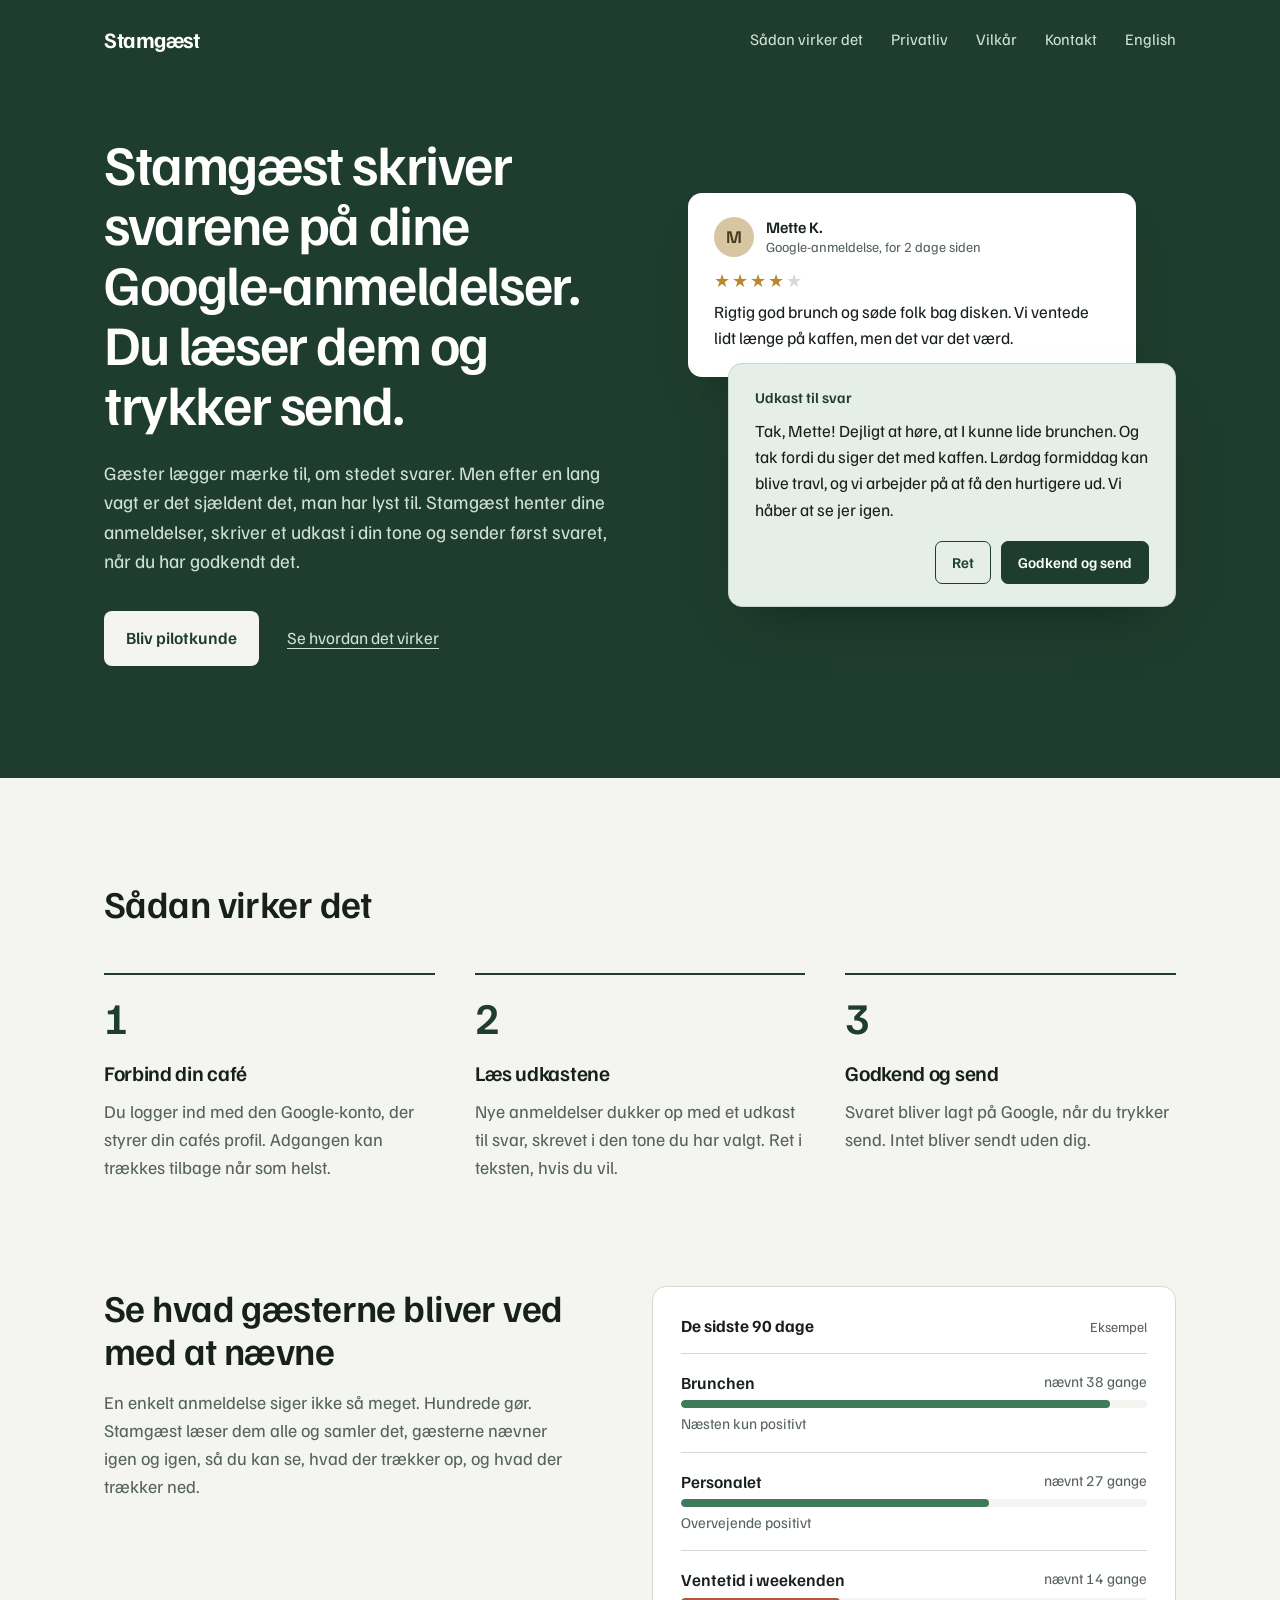
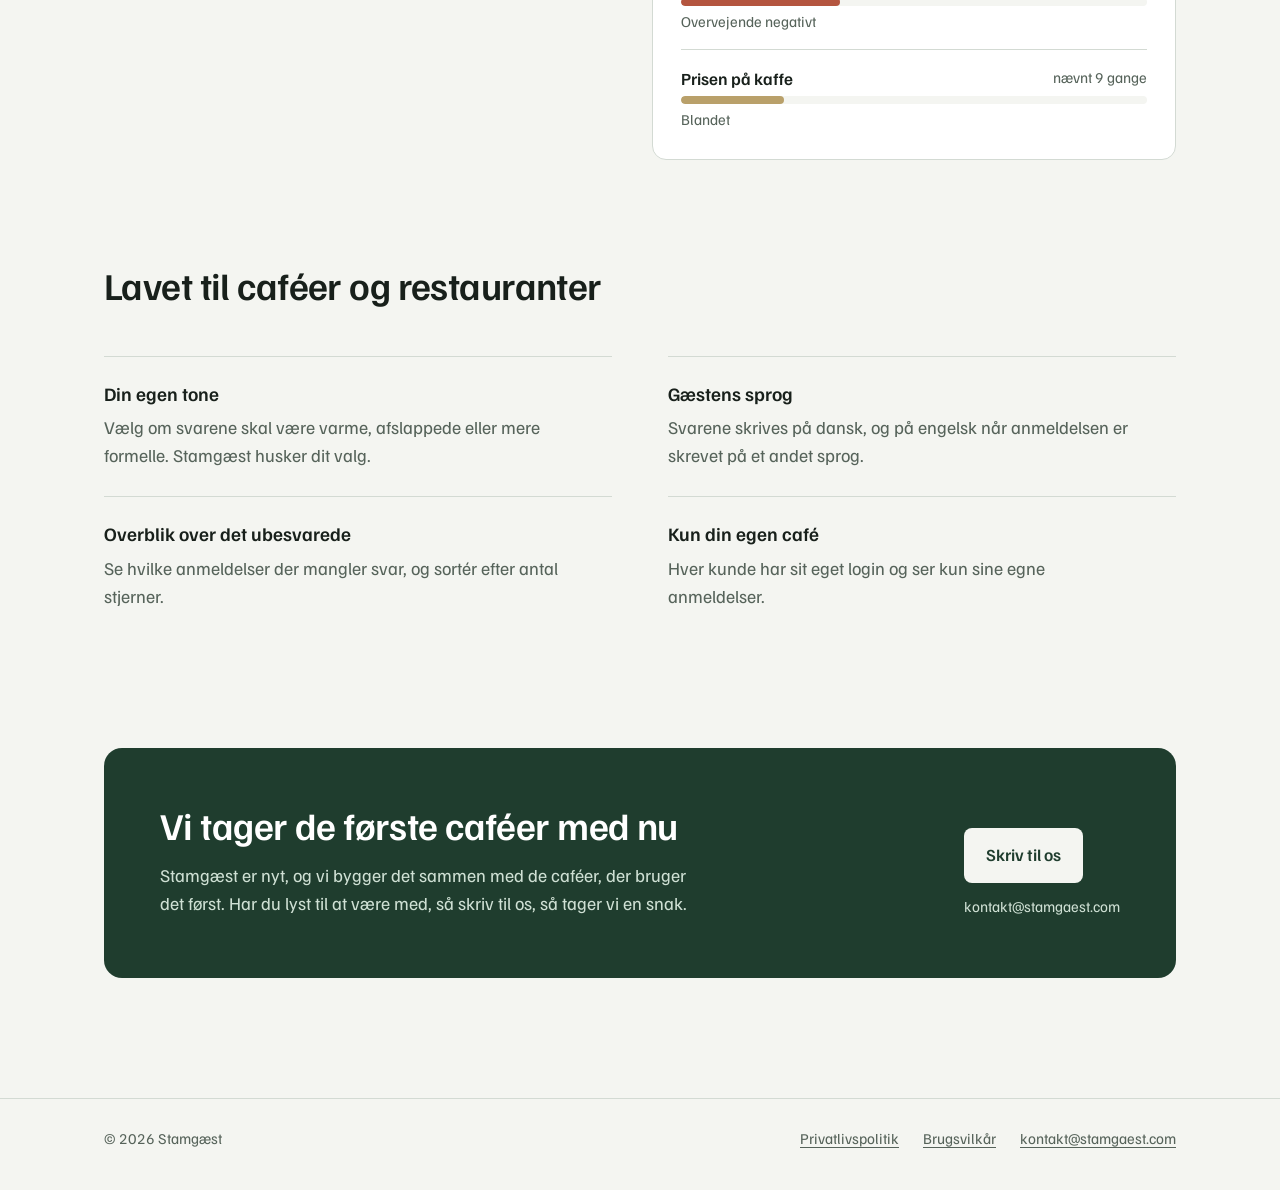
<file: stamgaest-website/index.html>
<!DOCTYPE html>
<html lang="da">
<head>
<meta charset="UTF-8">
<meta name="viewport" content="width=device-width, initial-scale=1">
<title>Stamgæst – svar på Google-anmeldelser for caféer og restauranter</title>
<meta name="description" content="Stamgæst skriver udkast til svar på din cafés Google-anmeldelser. Du retter dem til og godkender, før noget bliver sendt.">
<link rel="alternate" hreflang="da" href="https://stamgaest.com/">
<link rel="alternate" hreflang="en" href="https://stamgaest.com/en/">
<link rel="icon" href="favicon.svg" type="image/svg+xml">
<link rel="preload" href="fonts/familjen-grotesk-latin-600-normal.woff2" as="font" type="font/woff2" crossorigin>
<link rel="stylesheet" href="style.css">
</head>
<body>

<header class="top">
  <div class="wrap">
    <a class="brand" href="/">Stamgæst</a>
    <nav aria-label="Hovedmenu">
      <a class="skjul-mobil" href="#sadan-virker-det">Sådan virker det</a>
      <a href="privatliv">Privatliv</a>
      <a class="skjul-mobil" href="vilkaar">Vilkår</a>
      <a href="mailto:kontakt@stamgaest.com">Kontakt</a>
      <a href="en/" hreflang="en" lang="en">English</a>
    </nav>
  </div>
</header>

<main>

  <section class="hero">
    <div class="wrap">
      <div>
        <h1>Stamgæst skriver svarene på dine Google-anmeldelser. Du læser dem og trykker send.</h1>
        <p class="lead">
          Gæster lægger mærke til, om stedet svarer. Men efter en lang vagt er det sjældent det, man har lyst til.
          Stamgæst henter dine anmeldelser, skriver et udkast i din tone og sender først svaret, når du har godkendt det.
        </p>
        <div class="handling">
          <a class="knap" href="mailto:kontakt@stamgaest.com?subject=Pilotforl%C3%B8b%20hos%20Stamg%C3%A6st">Bliv pilotkunde</a>
          <a class="sekundaer" href="#sadan-virker-det">Se hvordan det virker</a>
        </div>
      </div>

      <div class="demo" aria-label="Eksempel på en anmeldelse og et udkast til svar">
        <article class="anmeldelse">
          <div class="anmelder">
            <div class="avatar" aria-hidden="true">M</div>
            <div>
              <div class="navn">Mette K.</div>
              <div class="meta">Google-anmeldelse, for 2 dage siden</div>
            </div>
          </div>
          <div class="stjerner" role="img" aria-label="4 ud af 5 stjerner">★★★★<span class="tom">★</span></div>
          <blockquote>
            Rigtig god brunch og søde folk bag disken. Vi ventede lidt længe på kaffen, men det var det værd.
          </blockquote>
        </article>

        <div class="udkast">
          <div class="udkast-titel">Udkast til svar</div>
          <p class="svar">
            Tak, Mette! Dejligt at høre, at I kunne lide brunchen. Og tak fordi du siger det med kaffen.
            Lørdag formiddag kan blive travl, og vi arbejder på at få den hurtigere ud. Vi håber at se jer igen.
          </p>
          <div class="udkast-knapper" aria-hidden="true">
            <span class="lille-knap">Ret</span>
            <span class="lille-knap fyldt">Godkend og send</span>
          </div>
        </div>
      </div>
    </div>
  </section>

  <section class="sektion" id="sadan-virker-det">
    <div class="wrap">
      <h2>Sådan virker det</h2>
      <ol class="trin">
        <li>
          <h3>Forbind din café</h3>
          <p>Du logger ind med den Google-konto, der styrer din cafés profil. Adgangen kan trækkes tilbage når som helst.</p>
        </li>
        <li>
          <h3>Læs udkastene</h3>
          <p>Nye anmeldelser dukker op med et udkast til svar, skrevet i den tone du har valgt. Ret i teksten, hvis du vil.</p>
        </li>
        <li>
          <h3>Godkend og send</h3>
          <p>Svaret bliver lagt på Google, når du trykker send. Intet bliver sendt uden dig.</p>
        </li>
      </ol>
    </div>
  </section>

  <section class="sektion">
    <div class="wrap overblik">
      <div>
        <h2>Se hvad gæsterne bliver ved med at nævne</h2>
        <p class="intro">
          En enkelt anmeldelse siger ikke så meget. Hundrede gør. Stamgæst læser dem alle og samler det,
          gæsterne nævner igen og igen, så du kan se, hvad der trækker op, og hvad der trækker ned.
        </p>
      </div>

      <div class="panel" aria-label="Eksempel på overblik over anmeldelser">
        <div class="panel-hoved">
          <strong>De sidste 90 dage</strong>
          <span>Eksempel</span>
        </div>
        <ul class="emner">
          <li>
            <span class="emne">Brunchen</span><span class="antal">nævnt 38 gange</span>
            <div class="bar"><span class="plus" style="width: 92%"></span></div>
            <span class="stemning">Næsten kun positivt</span>
          </li>
          <li>
            <span class="emne">Personalet</span><span class="antal">nævnt 27 gange</span>
            <div class="bar"><span class="plus" style="width: 66%"></span></div>
            <span class="stemning">Overvejende positivt</span>
          </li>
          <li>
            <span class="emne">Ventetid i weekenden</span><span class="antal">nævnt 14 gange</span>
            <div class="bar"><span class="minus" style="width: 34%"></span></div>
            <span class="stemning">Overvejende negativt</span>
          </li>
          <li>
            <span class="emne">Prisen på kaffe</span><span class="antal">nævnt 9 gange</span>
            <div class="bar"><span class="blandet" style="width: 22%"></span></div>
            <span class="stemning">Blandet</span>
          </li>
        </ul>
      </div>
    </div>
  </section>

  <section class="sektion">
    <div class="wrap">
      <h2>Lavet til caféer og restauranter</h2>
      <dl class="detaljer">
        <div>
          <dt>Din egen tone</dt>
          <dd>Vælg om svarene skal være varme, afslappede eller mere formelle. Stamgæst husker dit valg.</dd>
        </div>
        <div>
          <dt>Gæstens sprog</dt>
          <dd>Svarene skrives på dansk, og på engelsk når anmeldelsen er skrevet på et andet sprog.</dd>
        </div>
        <div>
          <dt>Overblik over det ubesvarede</dt>
          <dd>Se hvilke anmeldelser der mangler svar, og sortér efter antal stjerner.</dd>
        </div>
        <div>
          <dt>Kun din egen café</dt>
          <dd>Hver kunde har sit eget login og ser kun sine egne anmeldelser.</dd>
        </div>
      </dl>
    </div>
  </section>

  <section class="pilot">
    <div class="wrap">
      <div class="pilot-boks">
        <div>
          <h2>Vi tager de første caféer med nu</h2>
          <p>
            Stamgæst er nyt, og vi bygger det sammen med de caféer, der bruger det først.
            Har du lyst til at være med, så skriv til os, så tager vi en snak.
          </p>
        </div>
        <div>
          <a class="knap" href="mailto:kontakt@stamgaest.com?subject=Pilotforl%C3%B8b%20hos%20Stamg%C3%A6st">Skriv til os</a>
          <span class="mail">kontakt@stamgaest.com</span>
        </div>
      </div>
    </div>
  </section>

</main>

<footer>
  <div class="wrap">
    <span>© 2026 Stamgæst</span>
    <nav aria-label="Sidefod">
      <a href="privatliv">Privatlivspolitik</a>
      <a href="vilkaar">Brugsvilkår</a>
      <a href="mailto:kontakt@stamgaest.com">kontakt@stamgaest.com</a>
    </nav>
  </div>
</footer>

</body>
</html>
</file>
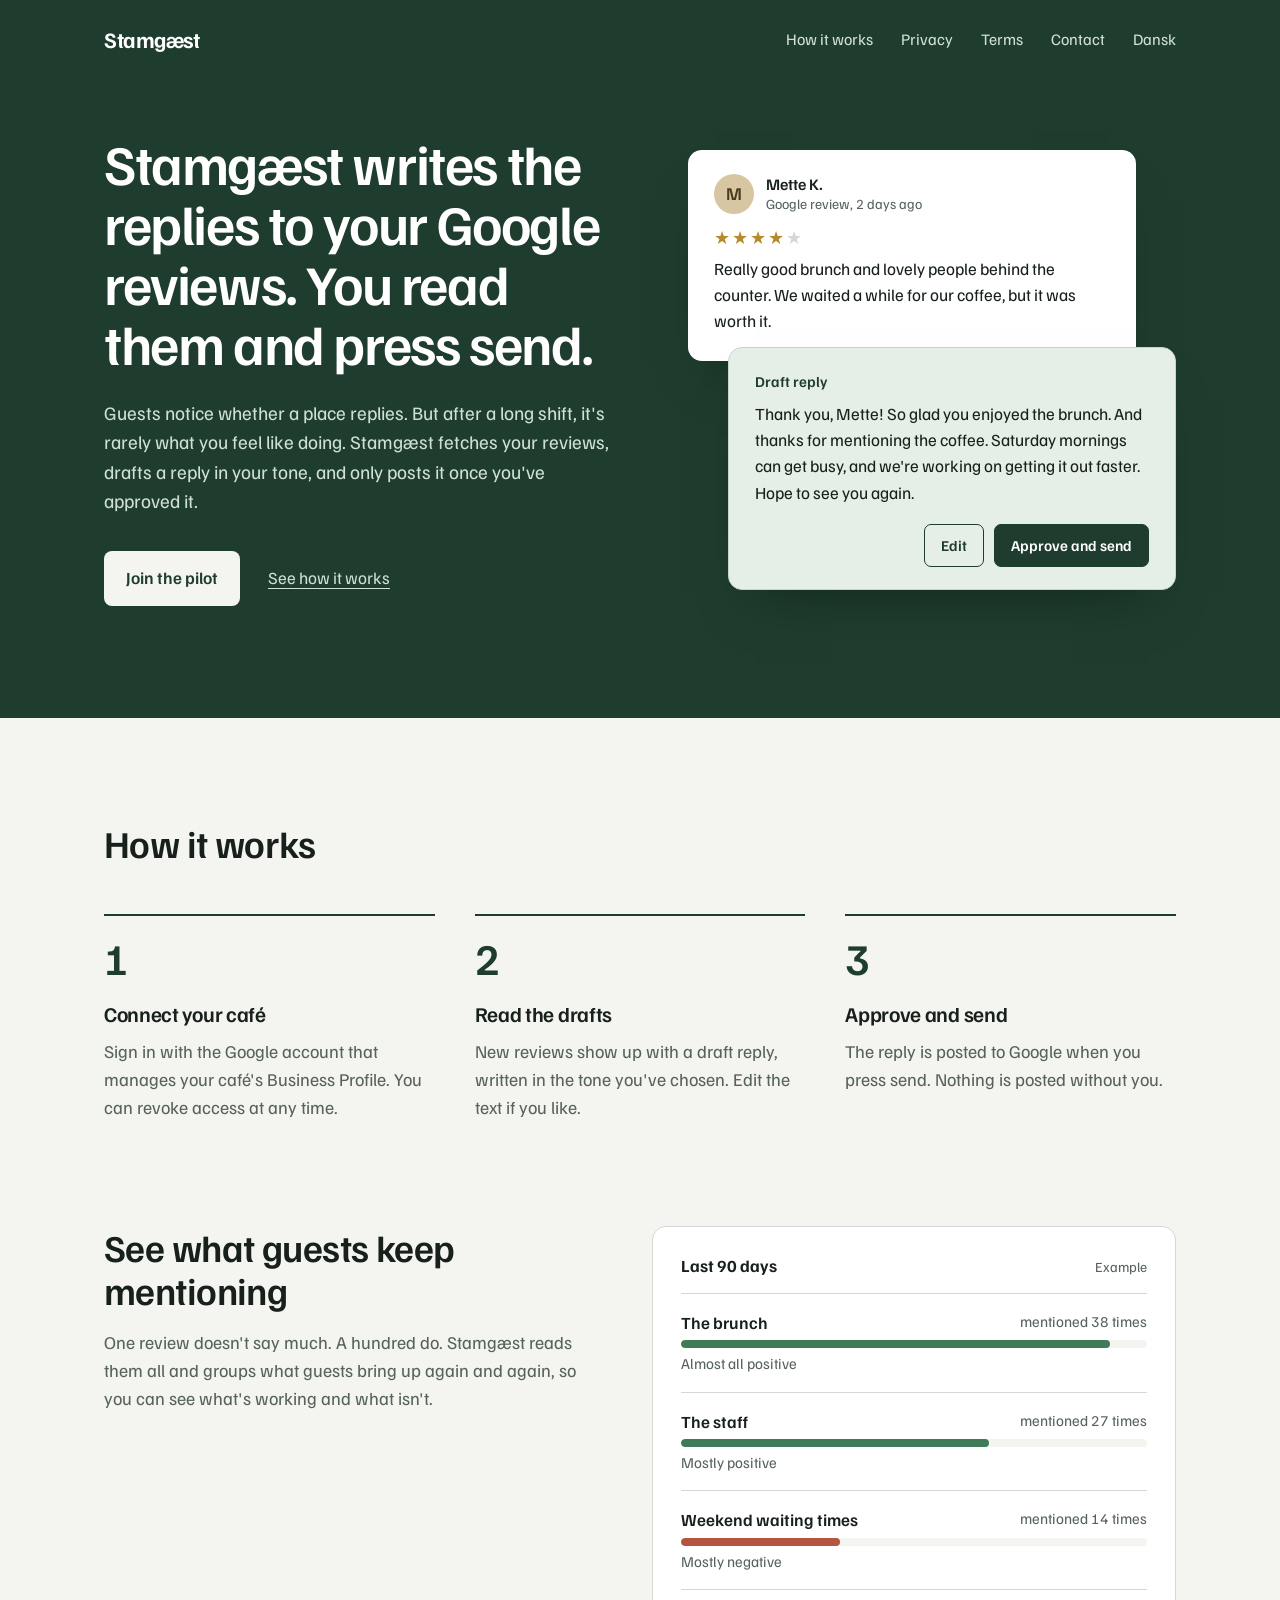
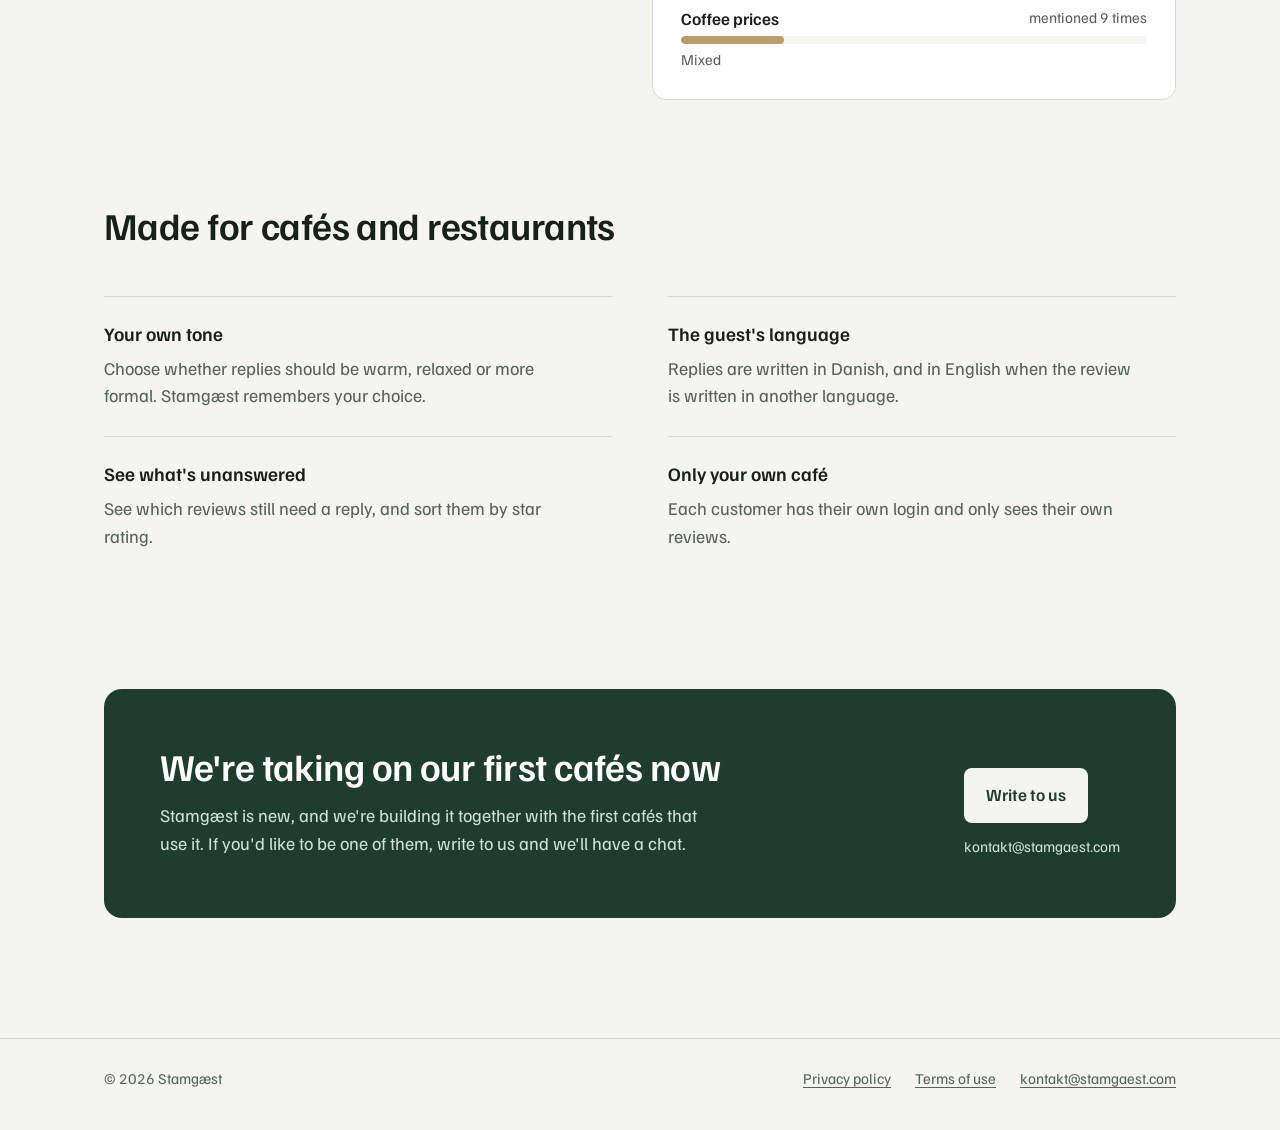
<file: stamgaest-website/en/index.html>
<!DOCTYPE html>
<html lang="en">
<head>
<meta charset="UTF-8">
<meta name="viewport" content="width=device-width, initial-scale=1">
<title>Stamgæst – replies to Google reviews for cafés and restaurants</title>
<meta name="description" content="Stamgæst drafts replies to your café's Google reviews. You edit and approve them before anything is posted.">
<link rel="alternate" hreflang="da" href="https://stamgaest.com/">
<link rel="alternate" hreflang="en" href="https://stamgaest.com/en/">
<link rel="icon" href="../favicon.svg" type="image/svg+xml">
<link rel="preload" href="../fonts/familjen-grotesk-latin-600-normal.woff2" as="font" type="font/woff2" crossorigin>
<link rel="stylesheet" href="../style.css">
</head>
<body>

<header class="top">
  <div class="wrap">
    <a class="brand" href="./">Stamgæst</a>
    <nav aria-label="Main menu">
      <a class="skjul-mobil" href="#how-it-works">How it works</a>
      <a href="privacy">Privacy</a>
      <a class="skjul-mobil" href="terms">Terms</a>
      <a href="mailto:kontakt@stamgaest.com">Contact</a>
      <a href="../" hreflang="da" lang="da">Dansk</a>
    </nav>
  </div>
</header>

<main>

  <section class="hero">
    <div class="wrap">
      <div>
        <h1>Stamgæst writes the replies to your Google reviews. You read them and press send.</h1>
        <p class="lead">
          Guests notice whether a place replies. But after a long shift, it's rarely what you feel like doing.
          Stamgæst fetches your reviews, drafts a reply in your tone, and only posts it once you've approved it.
        </p>
        <div class="handling">
          <a class="knap" href="mailto:kontakt@stamgaest.com?subject=Stamg%C3%A6st%20pilot">Join the pilot</a>
          <a class="sekundaer" href="#how-it-works">See how it works</a>
        </div>
      </div>

      <div class="demo" aria-label="Example of a review and a draft reply">
        <article class="anmeldelse">
          <div class="anmelder">
            <div class="avatar" aria-hidden="true">M</div>
            <div>
              <div class="navn">Mette K.</div>
              <div class="meta">Google review, 2 days ago</div>
            </div>
          </div>
          <div class="stjerner" role="img" aria-label="4 out of 5 stars">★★★★<span class="tom">★</span></div>
          <blockquote>
            Really good brunch and lovely people behind the counter. We waited a while for our coffee, but it was worth it.
          </blockquote>
        </article>

        <div class="udkast">
          <div class="udkast-titel">Draft reply</div>
          <p class="svar">
            Thank you, Mette! So glad you enjoyed the brunch. And thanks for mentioning the coffee.
            Saturday mornings can get busy, and we're working on getting it out faster. Hope to see you again.
          </p>
          <div class="udkast-knapper" aria-hidden="true">
            <span class="lille-knap">Edit</span>
            <span class="lille-knap fyldt">Approve and send</span>
          </div>
        </div>
      </div>
    </div>
  </section>

  <section class="sektion" id="how-it-works">
    <div class="wrap">
      <h2>How it works</h2>
      <ol class="trin">
        <li>
          <h3>Connect your café</h3>
          <p>Sign in with the Google account that manages your café's Business Profile. You can revoke access at any time.</p>
        </li>
        <li>
          <h3>Read the drafts</h3>
          <p>New reviews show up with a draft reply, written in the tone you've chosen. Edit the text if you like.</p>
        </li>
        <li>
          <h3>Approve and send</h3>
          <p>The reply is posted to Google when you press send. Nothing is posted without you.</p>
        </li>
      </ol>
    </div>
  </section>

  <section class="sektion">
    <div class="wrap overblik">
      <div>
        <h2>See what guests keep mentioning</h2>
        <p class="intro">
          One review doesn't say much. A hundred do. Stamgæst reads them all and groups what guests
          bring up again and again, so you can see what's working and what isn't.
        </p>
      </div>

      <div class="panel" aria-label="Example of a review overview">
        <div class="panel-hoved">
          <strong>Last 90 days</strong>
          <span>Example</span>
        </div>
        <ul class="emner">
          <li>
            <span class="emne">The brunch</span><span class="antal">mentioned 38 times</span>
            <div class="bar"><span class="plus" style="width: 92%"></span></div>
            <span class="stemning">Almost all positive</span>
          </li>
          <li>
            <span class="emne">The staff</span><span class="antal">mentioned 27 times</span>
            <div class="bar"><span class="plus" style="width: 66%"></span></div>
            <span class="stemning">Mostly positive</span>
          </li>
          <li>
            <span class="emne">Weekend waiting times</span><span class="antal">mentioned 14 times</span>
            <div class="bar"><span class="minus" style="width: 34%"></span></div>
            <span class="stemning">Mostly negative</span>
          </li>
          <li>
            <span class="emne">Coffee prices</span><span class="antal">mentioned 9 times</span>
            <div class="bar"><span class="blandet" style="width: 22%"></span></div>
            <span class="stemning">Mixed</span>
          </li>
        </ul>
      </div>
    </div>
  </section>

  <section class="sektion">
    <div class="wrap">
      <h2>Made for cafés and restaurants</h2>
      <dl class="detaljer">
        <div>
          <dt>Your own tone</dt>
          <dd>Choose whether replies should be warm, relaxed or more formal. Stamgæst remembers your choice.</dd>
        </div>
        <div>
          <dt>The guest's language</dt>
          <dd>Replies are written in Danish, and in English when the review is written in another language.</dd>
        </div>
        <div>
          <dt>See what's unanswered</dt>
          <dd>See which reviews still need a reply, and sort them by star rating.</dd>
        </div>
        <div>
          <dt>Only your own café</dt>
          <dd>Each customer has their own login and only sees their own reviews.</dd>
        </div>
      </dl>
    </div>
  </section>

  <section class="pilot">
    <div class="wrap">
      <div class="pilot-boks">
        <div>
          <h2>We're taking on our first cafés now</h2>
          <p>
            Stamgæst is new, and we're building it together with the first cafés that use it.
            If you'd like to be one of them, write to us and we'll have a chat.
          </p>
        </div>
        <div>
          <a class="knap" href="mailto:kontakt@stamgaest.com?subject=Stamg%C3%A6st%20pilot">Write to us</a>
          <span class="mail">kontakt@stamgaest.com</span>
        </div>
      </div>
    </div>
  </section>

</main>

<footer>
  <div class="wrap">
    <span>© 2026 Stamgæst</span>
    <nav aria-label="Footer">
      <a href="privacy">Privacy policy</a>
      <a href="terms">Terms of use</a>
      <a href="mailto:kontakt@stamgaest.com">kontakt@stamgaest.com</a>
    </nav>
  </div>
</footer>

</body>
</html>
</file>
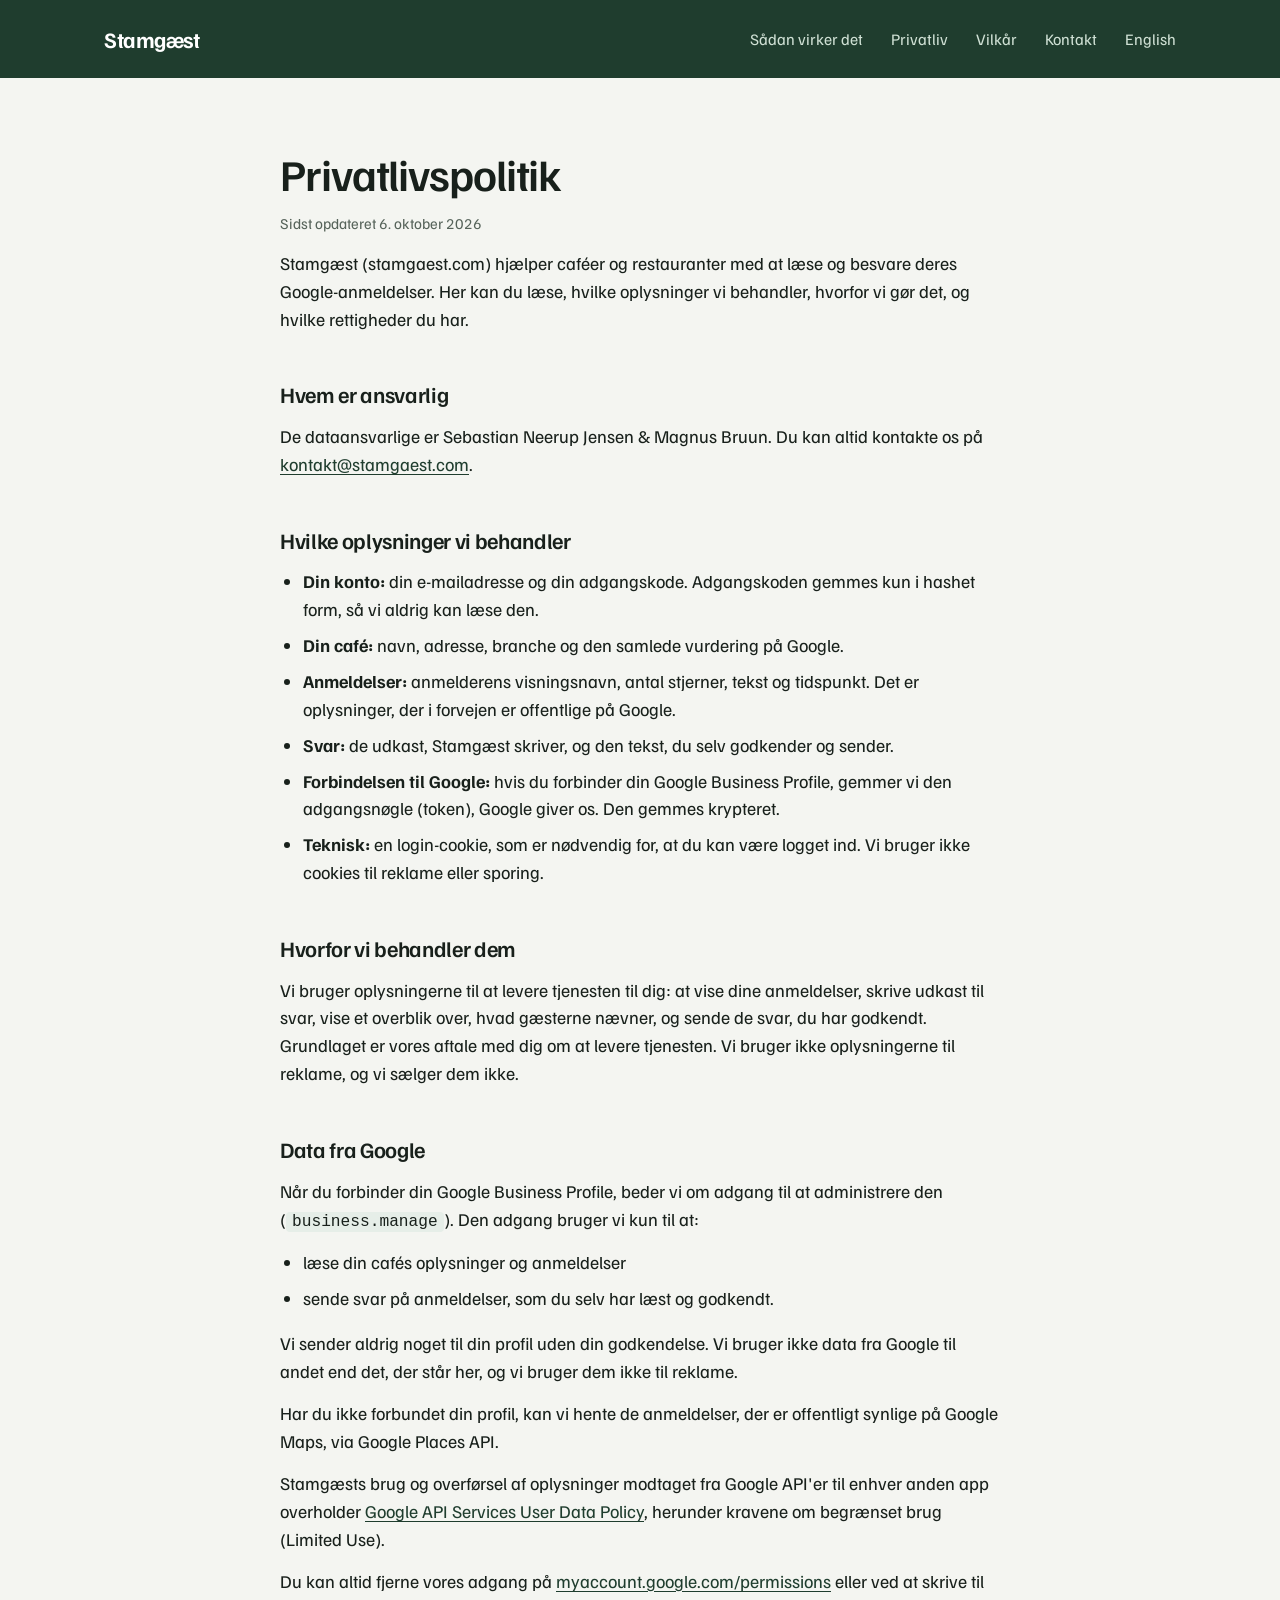
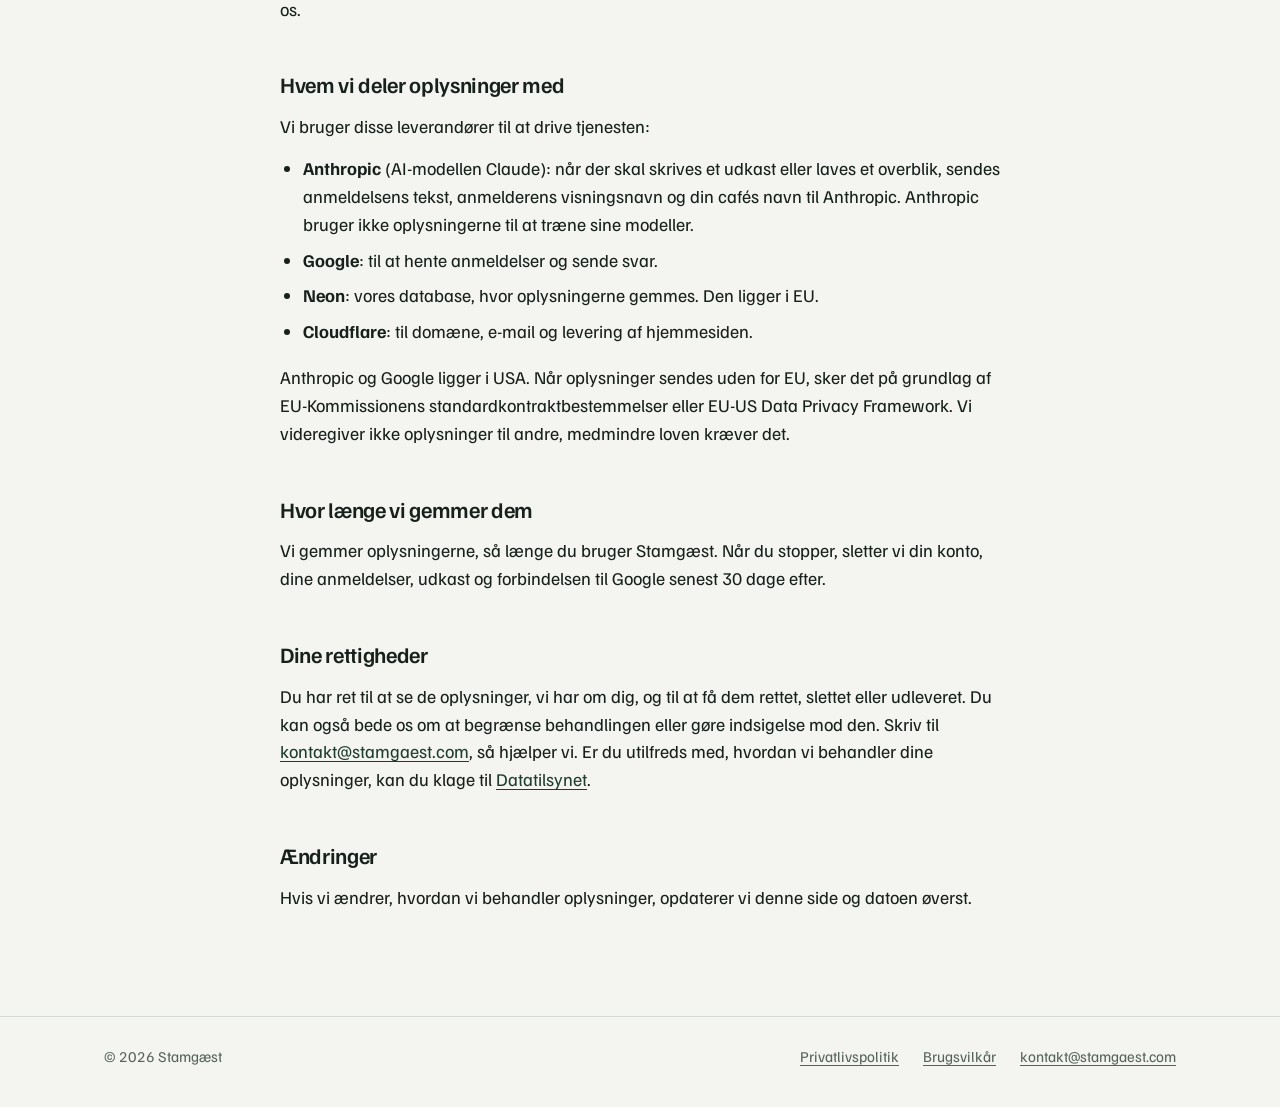
<file: stamgaest-website/privatliv.html>
<!DOCTYPE html>
<html lang="da">
<head>
<meta charset="UTF-8">
<meta name="viewport" content="width=device-width, initial-scale=1">
<title>Privatlivspolitik – Stamgæst</title>
<meta name="description" content="Sådan behandler Stamgæst oplysninger om dig og din café, herunder data fra Google Business Profile.">
<link rel="alternate" hreflang="da" href="https://stamgaest.com/privatliv">
<link rel="alternate" hreflang="en" href="https://stamgaest.com/en/privacy">
<link rel="icon" href="favicon.svg" type="image/svg+xml">
<link rel="stylesheet" href="style.css">
</head>
<body>

<header class="top">
  <div class="wrap">
    <a class="brand" href="/">Stamgæst</a>
    <nav aria-label="Hovedmenu">
      <a class="skjul-mobil" href="/#saadan-virker-det">Sådan virker det</a>
      <a href="privatliv" aria-current="page">Privatliv</a>
      <a class="skjul-mobil" href="vilkaar">Vilkår</a>
      <a href="mailto:kontakt@stamgaest.com">Kontakt</a>
      <a href="en/privacy" hreflang="en" lang="en">English</a>
    </nav>
  </div>
</header>

<main class="dokument">
  <div class="wrap">
    <h1>Privatlivspolitik</h1>
    <p class="opdateret">Sidst opdateret 6. oktober 2026</p>

    <p>
      Stamgæst (stamgaest.com) hjælper caféer og restauranter med at læse og besvare deres Google-anmeldelser.
      Her kan du læse, hvilke oplysninger vi behandler, hvorfor vi gør det, og hvilke rettigheder du har.
    </p>

    <h2>Hvem er ansvarlig</h2>
    <p>
      De dataansvarlige er <span>Sebastian Neerup Jensen & Magnus Bruun</span>.
    
      Du kan altid kontakte os på <a href="mailto:kontakt@stamgaest.com">kontakt@stamgaest.com</a>.
    </p>

    <h2>Hvilke oplysninger vi behandler</h2>
    <ul>
      <li><strong>Din konto:</strong> din e-mailadresse og din adgangskode. Adgangskoden gemmes kun i hashet form, så vi aldrig kan læse den.</li>
      <li><strong>Din café:</strong> navn, adresse, branche og den samlede vurdering på Google.</li>
      <li><strong>Anmeldelser:</strong> anmelderens visningsnavn, antal stjerner, tekst og tidspunkt. Det er oplysninger, der i forvejen er offentlige på Google.</li>
      <li><strong>Svar:</strong> de udkast, Stamgæst skriver, og den tekst, du selv godkender og sender.</li>
      <li><strong>Forbindelsen til Google:</strong> hvis du forbinder din Google Business Profile, gemmer vi den adgangsnøgle (token), Google giver os. Den gemmes krypteret.</li>
      <li><strong>Teknisk:</strong> en login-cookie, som er nødvendig for, at du kan være logget ind. Vi bruger ikke cookies til reklame eller sporing.</li>
    </ul>

    <h2>Hvorfor vi behandler dem</h2>
    <p>
      Vi bruger oplysningerne til at levere tjenesten til dig: at vise dine anmeldelser, skrive udkast til svar,
      vise et overblik over, hvad gæsterne nævner, og sende de svar, du har godkendt. Grundlaget er vores aftale
      med dig om at levere tjenesten. Vi bruger ikke oplysningerne til reklame, og vi sælger dem ikke.
    </p>

    <h2>Data fra Google</h2>
    <p>
      Når du forbinder din Google Business Profile, beder vi om adgang til at administrere den
      (<code>business.manage</code>). Den adgang bruger vi kun til at:
    </p>
    <ul>
      <li>læse din cafés oplysninger og anmeldelser</li>
      <li>sende svar på anmeldelser, som du selv har læst og godkendt.</li>
    </ul>
    <p>
      Vi sender aldrig noget til din profil uden din godkendelse. Vi bruger ikke data fra Google til andet end
      det, der står her, og vi bruger dem ikke til reklame.
    </p>
    <p>
      Har du ikke forbundet din profil, kan vi hente de anmeldelser, der er offentligt synlige på Google Maps,
      via Google Places API.
    </p>
    <p>
      Stamgæsts brug og overførsel af oplysninger modtaget fra Google API'er til enhver anden app overholder
      <a href="https://developers.google.com/terms/api-services-user-data-policy">Google API Services User Data Policy</a>,
      herunder kravene om begrænset brug (Limited Use).
    </p>
    <p>
      Du kan altid fjerne vores adgang på
      <a href="https://myaccount.google.com/permissions">myaccount.google.com/permissions</a>
      eller ved at skrive til os.
    </p>

    <h2>Hvem vi deler oplysninger med</h2>
    <p>Vi bruger disse leverandører til at drive tjenesten:</p>
    <ul>
      <li><strong>Anthropic</strong> (AI-modellen Claude): når der skal skrives et udkast eller laves et overblik, sendes anmeldelsens tekst, anmelderens visningsnavn og din cafés navn til Anthropic. Anthropic bruger ikke oplysningerne til at træne sine modeller.</li>
      <li><strong>Google</strong>: til at hente anmeldelser og sende svar.</li>
      <li><strong>Neon</strong>: vores database, hvor oplysningerne gemmes. Den ligger i EU.</li>
      <li><strong>Cloudflare</strong>: til domæne, e-mail og levering af hjemmesiden.</li>
    </ul>
    <p>
      Anthropic og Google ligger i USA. Når oplysninger sendes uden for EU, sker det på grundlag af
      EU-Kommissionens standardkontraktbestemmelser eller EU-US Data Privacy Framework.
      Vi videregiver ikke oplysninger til andre, medmindre loven kræver det.
    </p>

    <h2>Hvor længe vi gemmer dem</h2>
    <p>
      Vi gemmer oplysningerne, så længe du bruger Stamgæst. Når du stopper, sletter vi din konto, dine
      anmeldelser, udkast og forbindelsen til Google senest 30 dage efter.
    </p>

    <h2>Dine rettigheder</h2>
    <p>
      Du har ret til at se de oplysninger, vi har om dig, og til at få dem rettet, slettet eller udleveret.
      Du kan også bede os om at begrænse behandlingen eller gøre indsigelse mod den. Skriv til
      <a href="mailto:kontakt@stamgaest.com">kontakt@stamgaest.com</a>, så hjælper vi.
      Er du utilfreds med, hvordan vi behandler dine oplysninger, kan du klage til
      <a href="https://www.datatilsynet.dk">Datatilsynet</a>.
    </p>

    <h2>Ændringer</h2>
    <p>
      Hvis vi ændrer, hvordan vi behandler oplysninger, opdaterer vi denne side og datoen øverst.
    </p>
  </div>
</main>

<footer>
  <div class="wrap">
    <span>© 2026 Stamgæst</span>
    <nav aria-label="Sidefod">
      <a href="privatliv">Privatlivspolitik</a>
      <a href="vilkaar">Brugsvilkår</a>
      <a href="mailto:kontakt@stamgaest.com">kontakt@stamgaest.com</a>
    </nav>
  </div>
</footer>

</body>
</html>
</file>
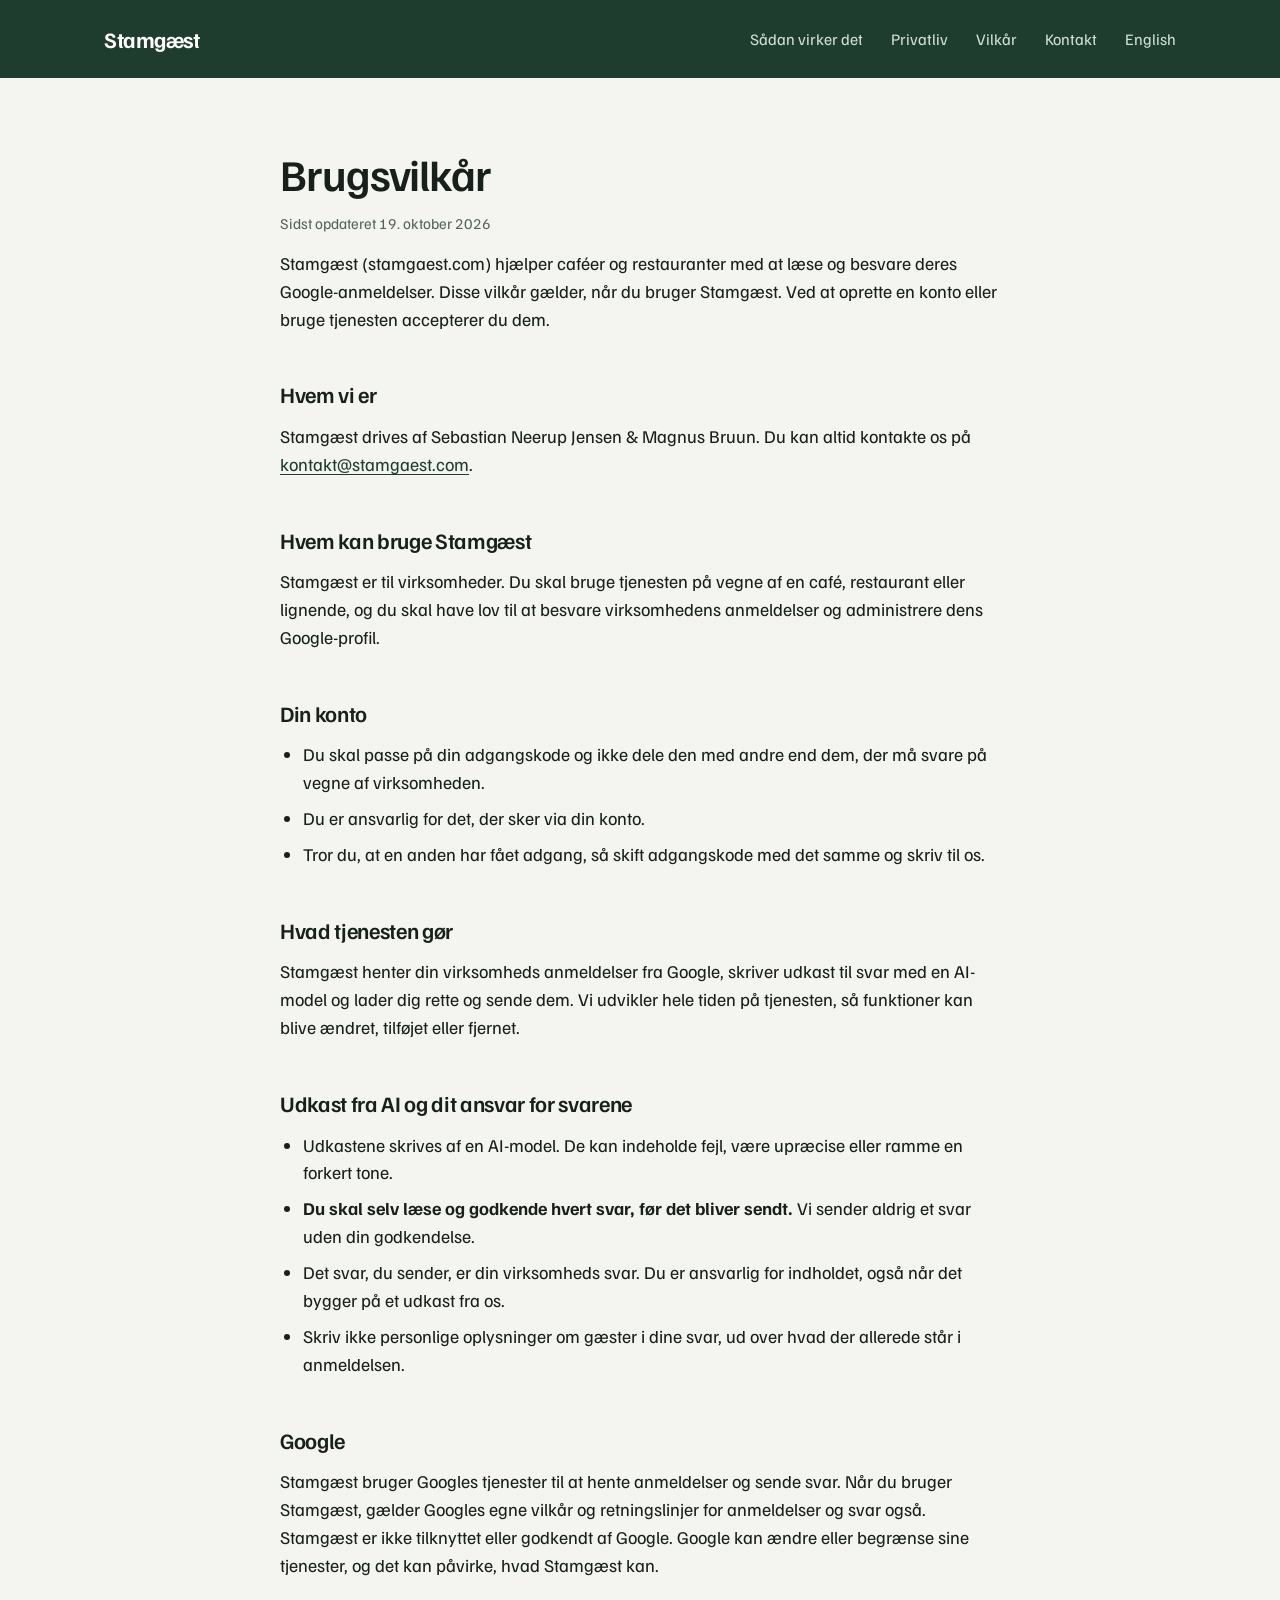
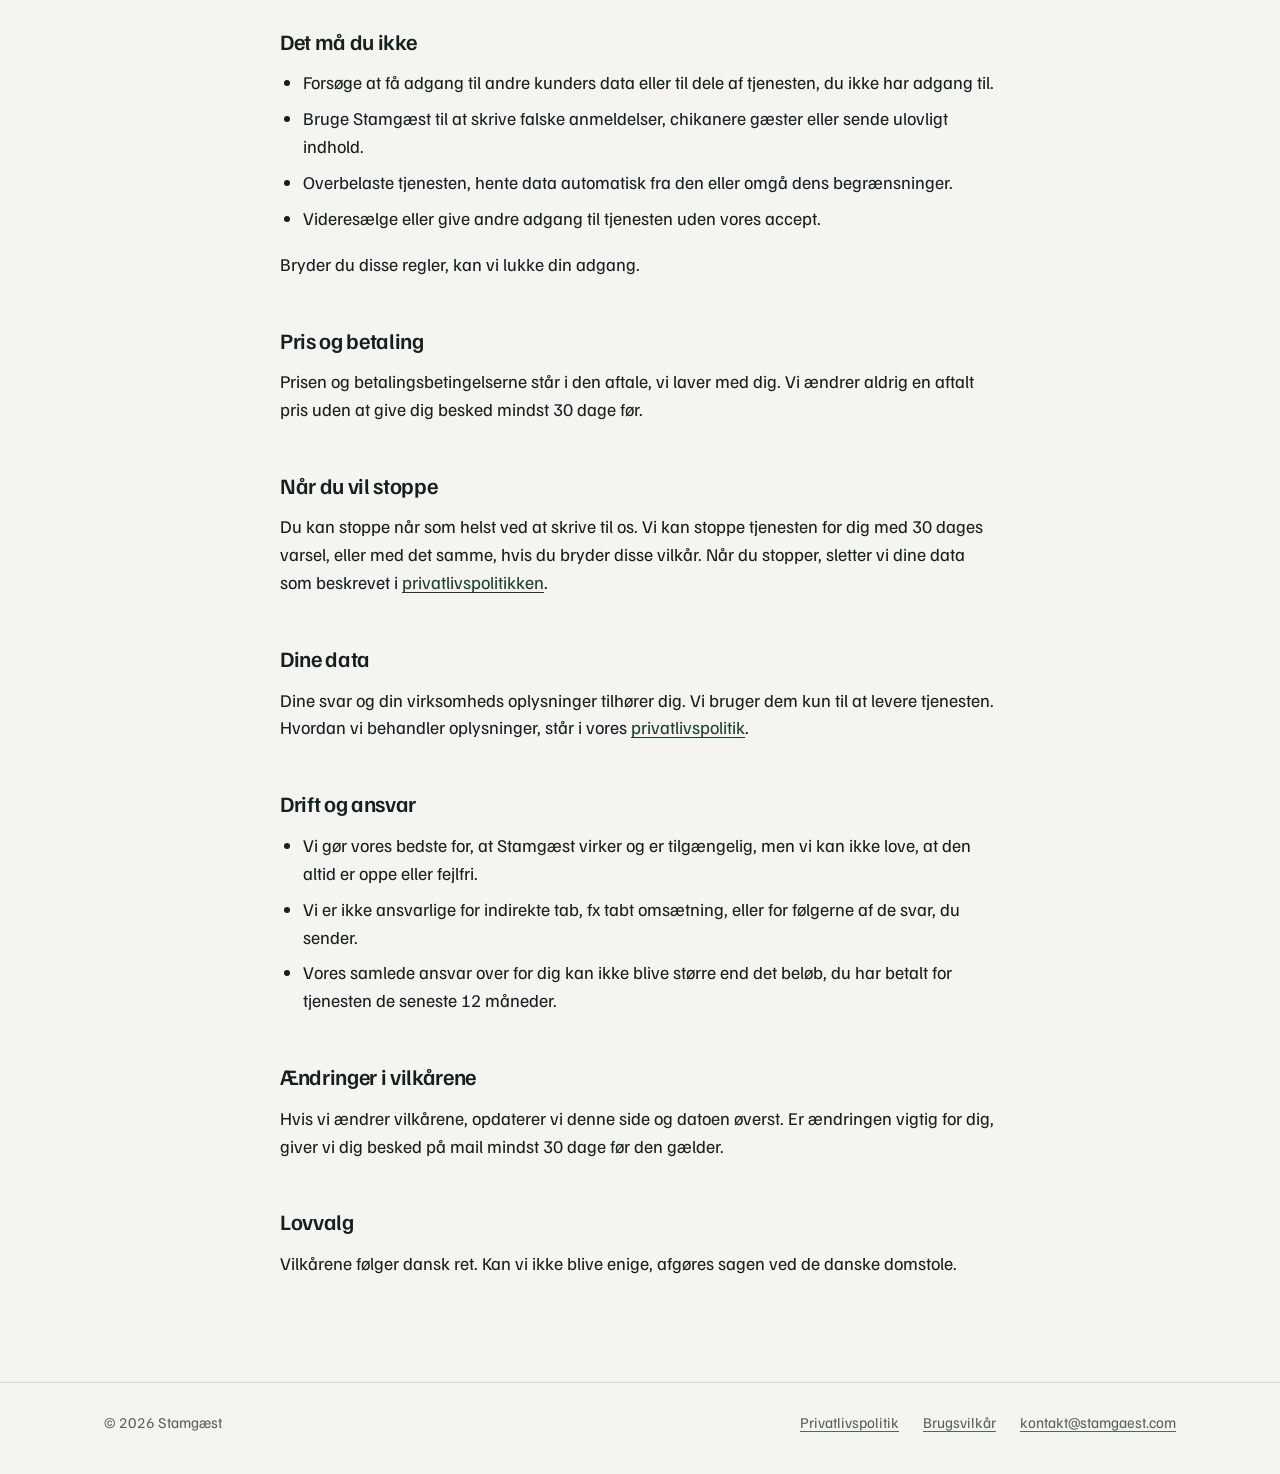
<file: stamgaest-website/vilkaar.html>
<!DOCTYPE html>
<html lang="da">
<head>
<meta charset="UTF-8">
<meta name="viewport" content="width=device-width, initial-scale=1">
<title>Brugsvilkår – Stamgæst</title>
<meta name="description" content="Vilkårene for at bruge Stamgæst, herunder dit ansvar for de svar, du sender, og vores brug af Google og AI.">
<link rel="alternate" hreflang="da" href="https://stamgaest.com/vilkaar">
<link rel="alternate" hreflang="en" href="https://stamgaest.com/en/terms">
<link rel="icon" href="favicon.svg" type="image/svg+xml">
<link rel="stylesheet" href="style.css">
</head>
<body>

<header class="top">
  <div class="wrap">
    <a class="brand" href="/">Stamgæst</a>
    <nav aria-label="Hovedmenu">
      <a class="skjul-mobil" href="/#saadan-virker-det">Sådan virker det</a>
      <a href="privatliv">Privatliv</a>
      <a class="skjul-mobil" href="vilkaar" aria-current="page">Vilkår</a>
      <a href="mailto:kontakt@stamgaest.com">Kontakt</a>
      <a href="en/terms" hreflang="en" lang="en">English</a>
    </nav>
  </div>
</header>

<main class="dokument">
  <div class="wrap">
    <h1>Brugsvilkår</h1>
    <p class="opdateret">Sidst opdateret 19. oktober 2026</p>

    <p>
      Stamgæst (stamgaest.com) hjælper caféer og restauranter med at læse og besvare deres Google-anmeldelser.
      Disse vilkår gælder, når du bruger Stamgæst. Ved at oprette en konto eller bruge tjenesten accepterer du dem.
    </p>

    <h2>Hvem vi er</h2>
    <p>
      Stamgæst drives af <span>Sebastian Neerup Jensen & Magnus Bruun</span>.
      Du kan altid kontakte os på <a href="mailto:kontakt@stamgaest.com">kontakt@stamgaest.com</a>.
    </p>

    <h2>Hvem kan bruge Stamgæst</h2>
    <p>
      Stamgæst er til virksomheder. Du skal bruge tjenesten på vegne af en café, restaurant eller lignende,
      og du skal have lov til at besvare virksomhedens anmeldelser og administrere dens Google-profil.
    </p>

    <h2>Din konto</h2>
    <ul>
      <li>Du skal passe på din adgangskode og ikke dele den med andre end dem, der må svare på vegne af virksomheden.</li>
      <li>Du er ansvarlig for det, der sker via din konto.</li>
      <li>Tror du, at en anden har fået adgang, så skift adgangskode med det samme og skriv til os.</li>
    </ul>

    <h2>Hvad tjenesten gør</h2>
    <p>
      Stamgæst henter din virksomheds anmeldelser fra Google, skriver udkast til svar med en AI-model og lader dig
      rette og sende dem. Vi udvikler hele tiden på tjenesten, så funktioner kan blive ændret, tilføjet eller fjernet.
    </p>

    <h2>Udkast fra AI og dit ansvar for svarene</h2>
    <ul>
      <li>Udkastene skrives af en AI-model. De kan indeholde fejl, være upræcise eller ramme en forkert tone.</li>
      <li><strong>Du skal selv læse og godkende hvert svar, før det bliver sendt.</strong> Vi sender aldrig et svar uden din godkendelse.</li>
      <li>Det svar, du sender, er din virksomheds svar. Du er ansvarlig for indholdet, også når det bygger på et udkast fra os.</li>
      <li>Skriv ikke personlige oplysninger om gæster i dine svar, ud over hvad der allerede står i anmeldelsen.</li>
    </ul>

    <h2>Google</h2>
    <p>
      Stamgæst bruger Googles tjenester til at hente anmeldelser og sende svar. Når du bruger Stamgæst, gælder
      Googles egne vilkår og retningslinjer for anmeldelser og svar også. Stamgæst er ikke tilknyttet eller godkendt
      af Google. Google kan ændre eller begrænse sine tjenester, og det kan påvirke, hvad Stamgæst kan.
    </p>

    <h2>Det må du ikke</h2>
    <ul>
      <li>Forsøge at få adgang til andre kunders data eller til dele af tjenesten, du ikke har adgang til.</li>
      <li>Bruge Stamgæst til at skrive falske anmeldelser, chikanere gæster eller sende ulovligt indhold.</li>
      <li>Overbelaste tjenesten, hente data automatisk fra den eller omgå dens begrænsninger.</li>
      <li>Videresælge eller give andre adgang til tjenesten uden vores accept.</li>
    </ul>
    <p>Bryder du disse regler, kan vi lukke din adgang.</p>

    <h2>Pris og betaling</h2>
    <p>
      Prisen og betalingsbetingelserne står i den aftale, vi laver med dig.
      Vi ændrer aldrig en aftalt pris uden at give dig besked mindst 30 dage før.
    </p>

    <h2>Når du vil stoppe</h2>
    <p>
      Du kan stoppe når som helst ved at skrive til os. Vi kan stoppe tjenesten for dig med 30 dages varsel,
      eller med det samme, hvis du bryder disse vilkår. Når du stopper, sletter vi dine data som beskrevet i
      <a href="privatliv">privatlivspolitikken</a>.
    </p>

    <h2>Dine data</h2>
    <p>
      Dine svar og din virksomheds oplysninger tilhører dig. Vi bruger dem kun til at levere tjenesten.
      Hvordan vi behandler oplysninger, står i vores <a href="privatliv">privatlivspolitik</a>.
    </p>

    <h2>Drift og ansvar</h2>
    <ul>
      <li>Vi gør vores bedste for, at Stamgæst virker og er tilgængelig, men vi kan ikke love, at den altid er oppe eller fejlfri.</li>
      <li>Vi er ikke ansvarlige for indirekte tab, fx tabt omsætning, eller for følgerne af de svar, du sender.</li>
      <li>Vores samlede ansvar over for dig kan ikke blive større end det beløb, du har betalt for tjenesten de seneste 12 måneder.</li>
    </ul>

    <h2>Ændringer i vilkårene</h2>
    <p>
      Hvis vi ændrer vilkårene, opdaterer vi denne side og datoen øverst. Er ændringen vigtig for dig,
      giver vi dig besked på mail mindst 30 dage før den gælder.
    </p>

    <h2>Lovvalg</h2>
    <p>
      Vilkårene følger dansk ret. Kan vi ikke blive enige, afgøres sagen ved de danske domstole.
    </p>
  </div>
</main>

<footer>
  <div class="wrap">
    <span>© 2026 Stamgæst</span>
    <nav aria-label="Sidefod">
      <a href="privatliv">Privatlivspolitik</a>
      <a href="vilkaar">Brugsvilkår</a>
      <a href="mailto:kontakt@stamgaest.com">kontakt@stamgaest.com</a>
    </nav>
  </div>
</footer>

</body>
</html>
</file>
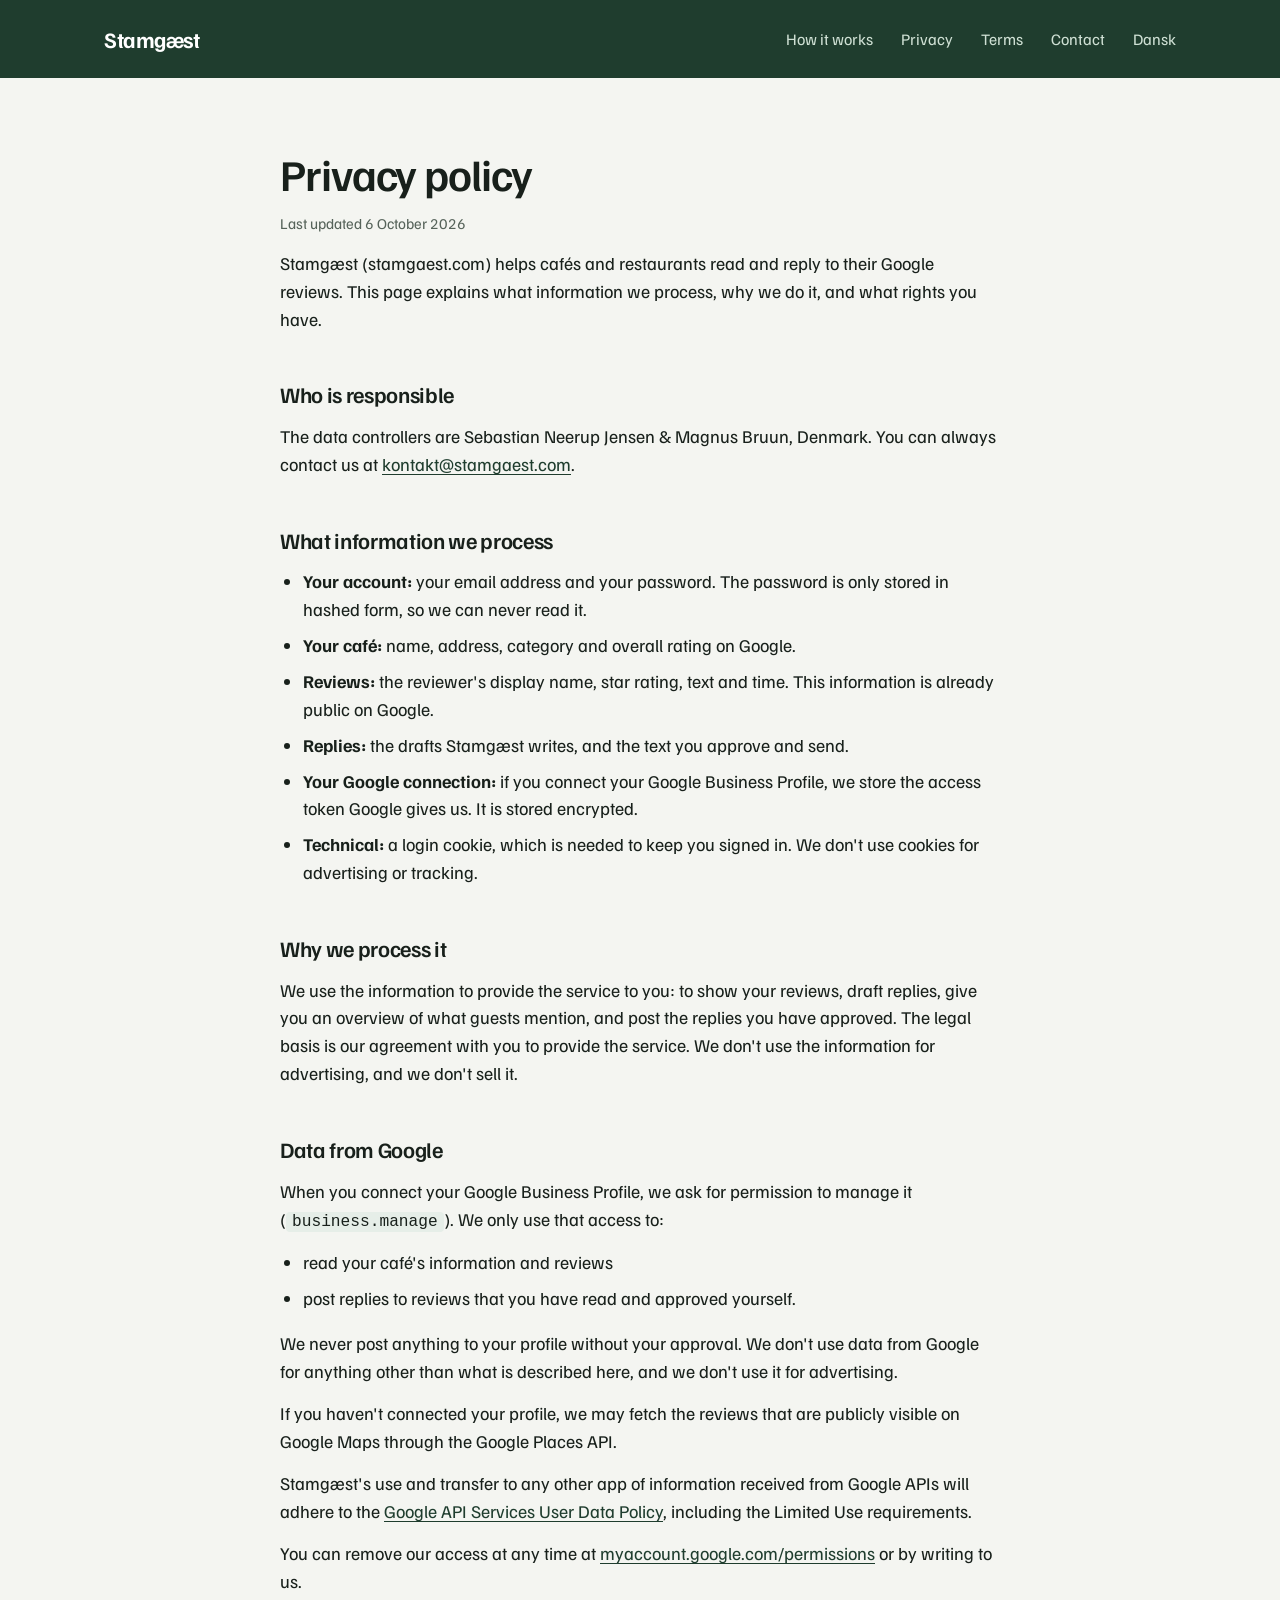
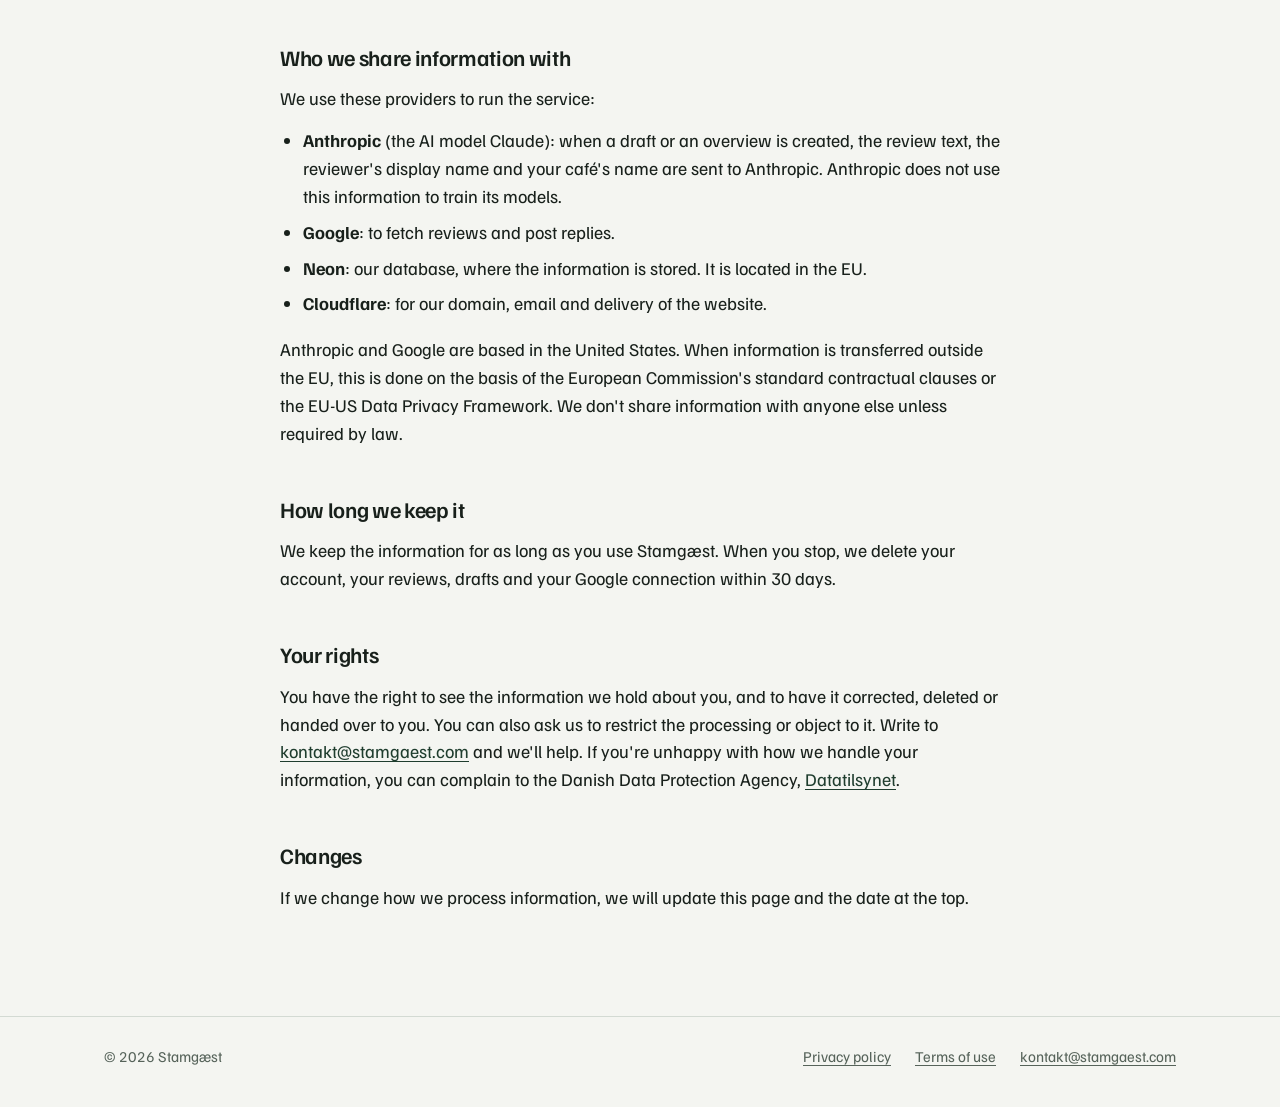
<file: stamgaest-website/en/privacy.html>
<!DOCTYPE html>
<html lang="en">
<head>
<meta charset="UTF-8">
<meta name="viewport" content="width=device-width, initial-scale=1">
<title>Privacy policy – Stamgæst</title>
<meta name="description" content="How Stamgæst handles information about you and your café, including data from Google Business Profile.">
<link rel="alternate" hreflang="da" href="https://stamgaest.com/privatliv">
<link rel="alternate" hreflang="en" href="https://stamgaest.com/en/privacy">
<link rel="icon" href="../favicon.svg" type="image/svg+xml">
<link rel="stylesheet" href="../style.css">
</head>
<body>

<header class="top">
  <div class="wrap">
    <a class="brand" href="./">Stamgæst</a>
    <nav aria-label="Main menu">
      <a class="skjul-mobil" href="./#how-it-works">How it works</a>
      <a href="privacy" aria-current="page">Privacy</a>
      <a class="skjul-mobil" href="terms">Terms</a>
      <a href="mailto:kontakt@stamgaest.com">Contact</a>
      <a href="../privatliv" hreflang="da" lang="da">Dansk</a>
    </nav>
  </div>
</header>

<main class="dokument">
  <div class="wrap">
    <h1>Privacy policy</h1>
    <p class="opdateret">Last updated 6 October 2026</p>

    <p>
      Stamgæst (stamgaest.com) helps cafés and restaurants read and reply to their Google reviews.
      This page explains what information we process, why we do it, and what rights you have.
    </p>

    <h2>Who is responsible</h2>
    <p>
      The data controllers are <span>Sebastian Neerup Jensen & Magnus Bruun</span>, Denmark.
      You can always contact us at <a href="mailto:kontakt@stamgaest.com">kontakt@stamgaest.com</a>.
    </p>

    <h2>What information we process</h2>
    <ul>
      <li><strong>Your account:</strong> your email address and your password. The password is only stored in hashed form, so we can never read it.</li>
      <li><strong>Your café:</strong> name, address, category and overall rating on Google.</li>
      <li><strong>Reviews:</strong> the reviewer's display name, star rating, text and time. This information is already public on Google.</li>
      <li><strong>Replies:</strong> the drafts Stamgæst writes, and the text you approve and send.</li>
      <li><strong>Your Google connection:</strong> if you connect your Google Business Profile, we store the access token Google gives us. It is stored encrypted.</li>
      <li><strong>Technical:</strong> a login cookie, which is needed to keep you signed in. We don't use cookies for advertising or tracking.</li>
    </ul>

    <h2>Why we process it</h2>
    <p>
      We use the information to provide the service to you: to show your reviews, draft replies, give you an
      overview of what guests mention, and post the replies you have approved. The legal basis is our agreement
      with you to provide the service. We don't use the information for advertising, and we don't sell it.
    </p>

    <h2>Data from Google</h2>
    <p>
      When you connect your Google Business Profile, we ask for permission to manage it
      (<code>business.manage</code>). We only use that access to:
    </p>
    <ul>
      <li>read your café's information and reviews</li>
      <li>post replies to reviews that you have read and approved yourself.</li>
    </ul>
    <p>
      We never post anything to your profile without your approval. We don't use data from Google for anything
      other than what is described here, and we don't use it for advertising.
    </p>
    <p>
      If you haven't connected your profile, we may fetch the reviews that are publicly visible on Google Maps
      through the Google Places API.
    </p>
    <p>
      Stamgæst's use and transfer to any other app of information received from Google APIs will adhere to the
      <a href="https://developers.google.com/terms/api-services-user-data-policy">Google API Services User Data Policy</a>,
      including the Limited Use requirements.
    </p>
    <p>
      You can remove our access at any time at
      <a href="https://myaccount.google.com/permissions">myaccount.google.com/permissions</a>
      or by writing to us.
    </p>

    <h2>Who we share information with</h2>
    <p>We use these providers to run the service:</p>
    <ul>
      <li><strong>Anthropic</strong> (the AI model Claude): when a draft or an overview is created, the review text, the reviewer's display name and your café's name are sent to Anthropic. Anthropic does not use this information to train its models.</li>
      <li><strong>Google</strong>: to fetch reviews and post replies.</li>
      <li><strong>Neon</strong>: our database, where the information is stored. It is located in the EU.</li>
      <li><strong>Cloudflare</strong>: for our domain, email and delivery of the website.</li>
    </ul>
    <p>
      Anthropic and Google are based in the United States. When information is transferred outside the EU, this
      is done on the basis of the European Commission's standard contractual clauses or the EU-US Data Privacy Framework.
      We don't share information with anyone else unless required by law.
    </p>

    <h2>How long we keep it</h2>
    <p>
      We keep the information for as long as you use Stamgæst. When you stop, we delete your account, your reviews,
      drafts and your Google connection within 30 days.
    </p>

    <h2>Your rights</h2>
    <p>
      You have the right to see the information we hold about you, and to have it corrected, deleted or handed
      over to you. You can also ask us to restrict the processing or object to it. Write to
      <a href="mailto:kontakt@stamgaest.com">kontakt@stamgaest.com</a> and we'll help.
      If you're unhappy with how we handle your information, you can complain to the Danish Data Protection Agency,
      <a href="https://www.datatilsynet.dk">Datatilsynet</a>.
    </p>

    <h2>Changes</h2>
    <p>
      If we change how we process information, we will update this page and the date at the top.
    </p>
  </div>
</main>

<footer>
  <div class="wrap">
    <span>© 2026 Stamgæst</span>
    <nav aria-label="Footer">
      <a href="privacy">Privacy policy</a>
      <a href="terms">Terms of use</a>
      <a href="mailto:kontakt@stamgaest.com">kontakt@stamgaest.com</a>
    </nav>
  </div>
</footer>

</body>
</html>
</file>
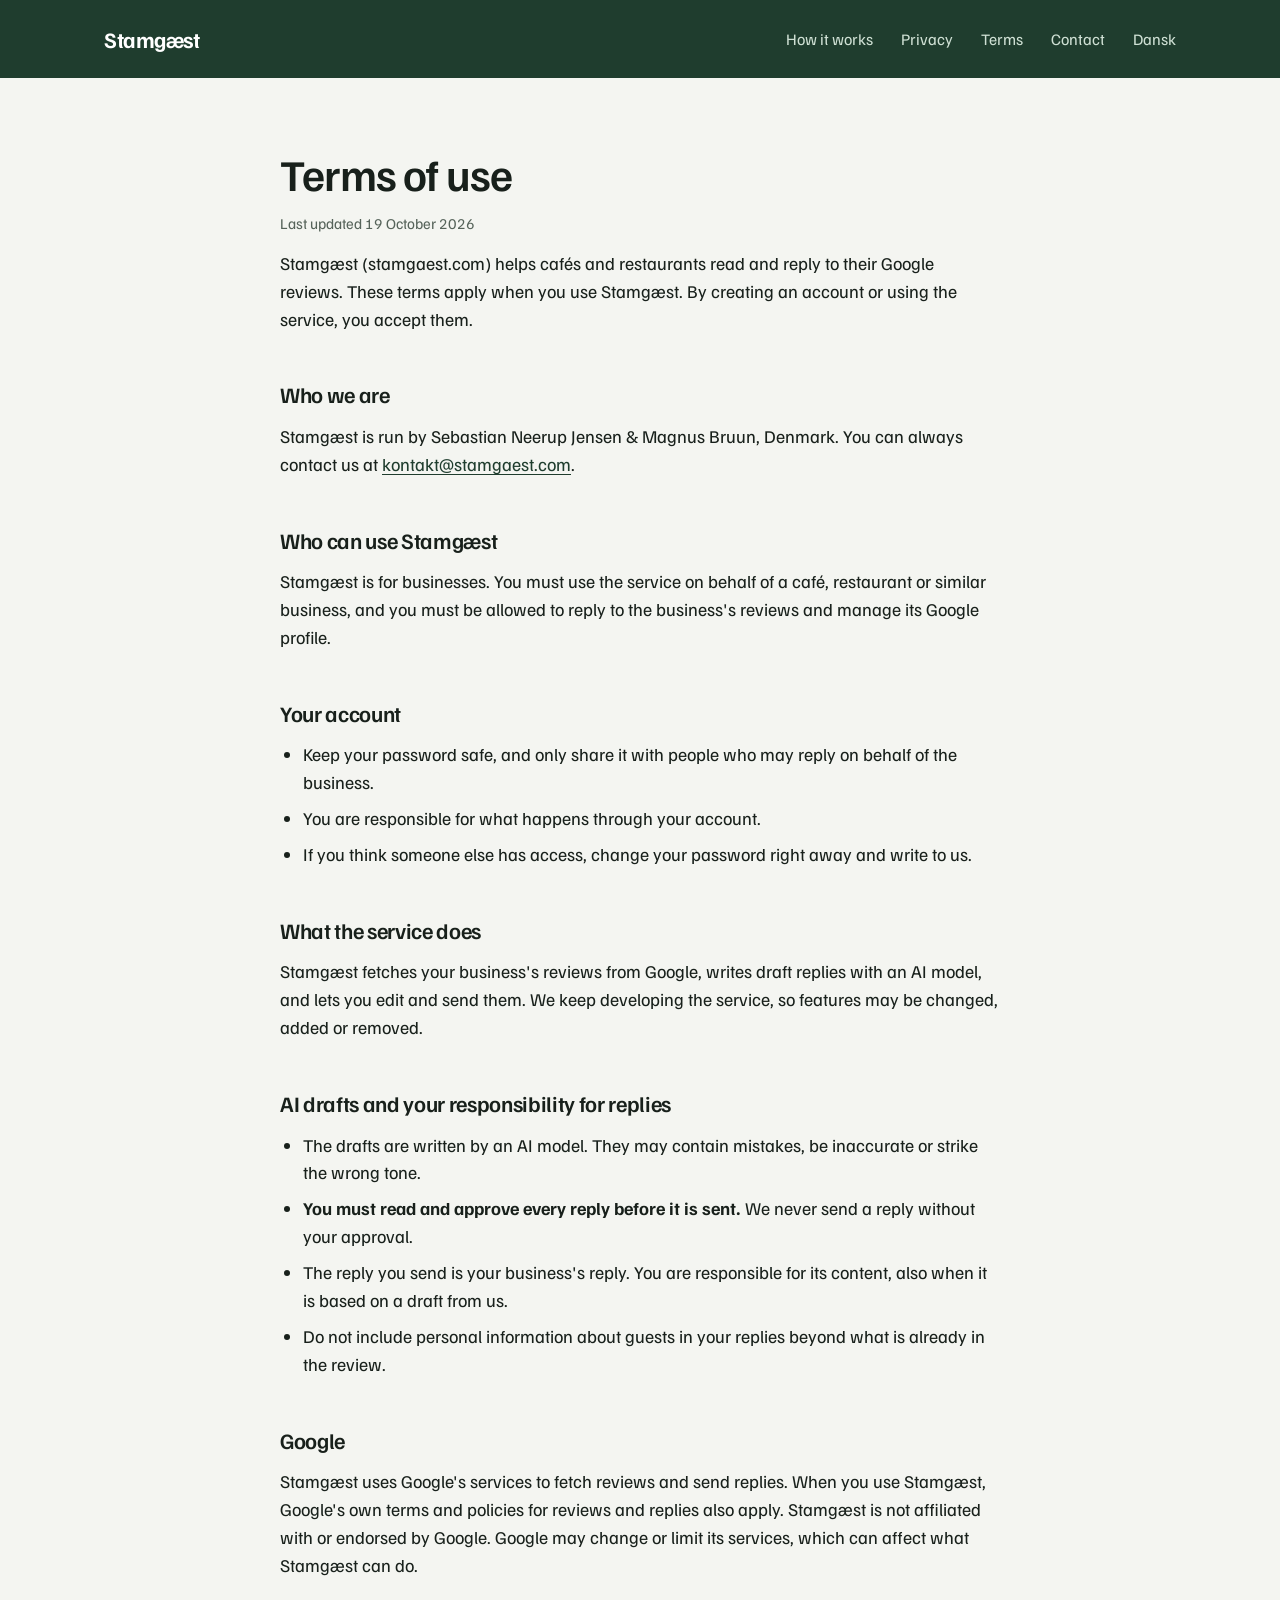
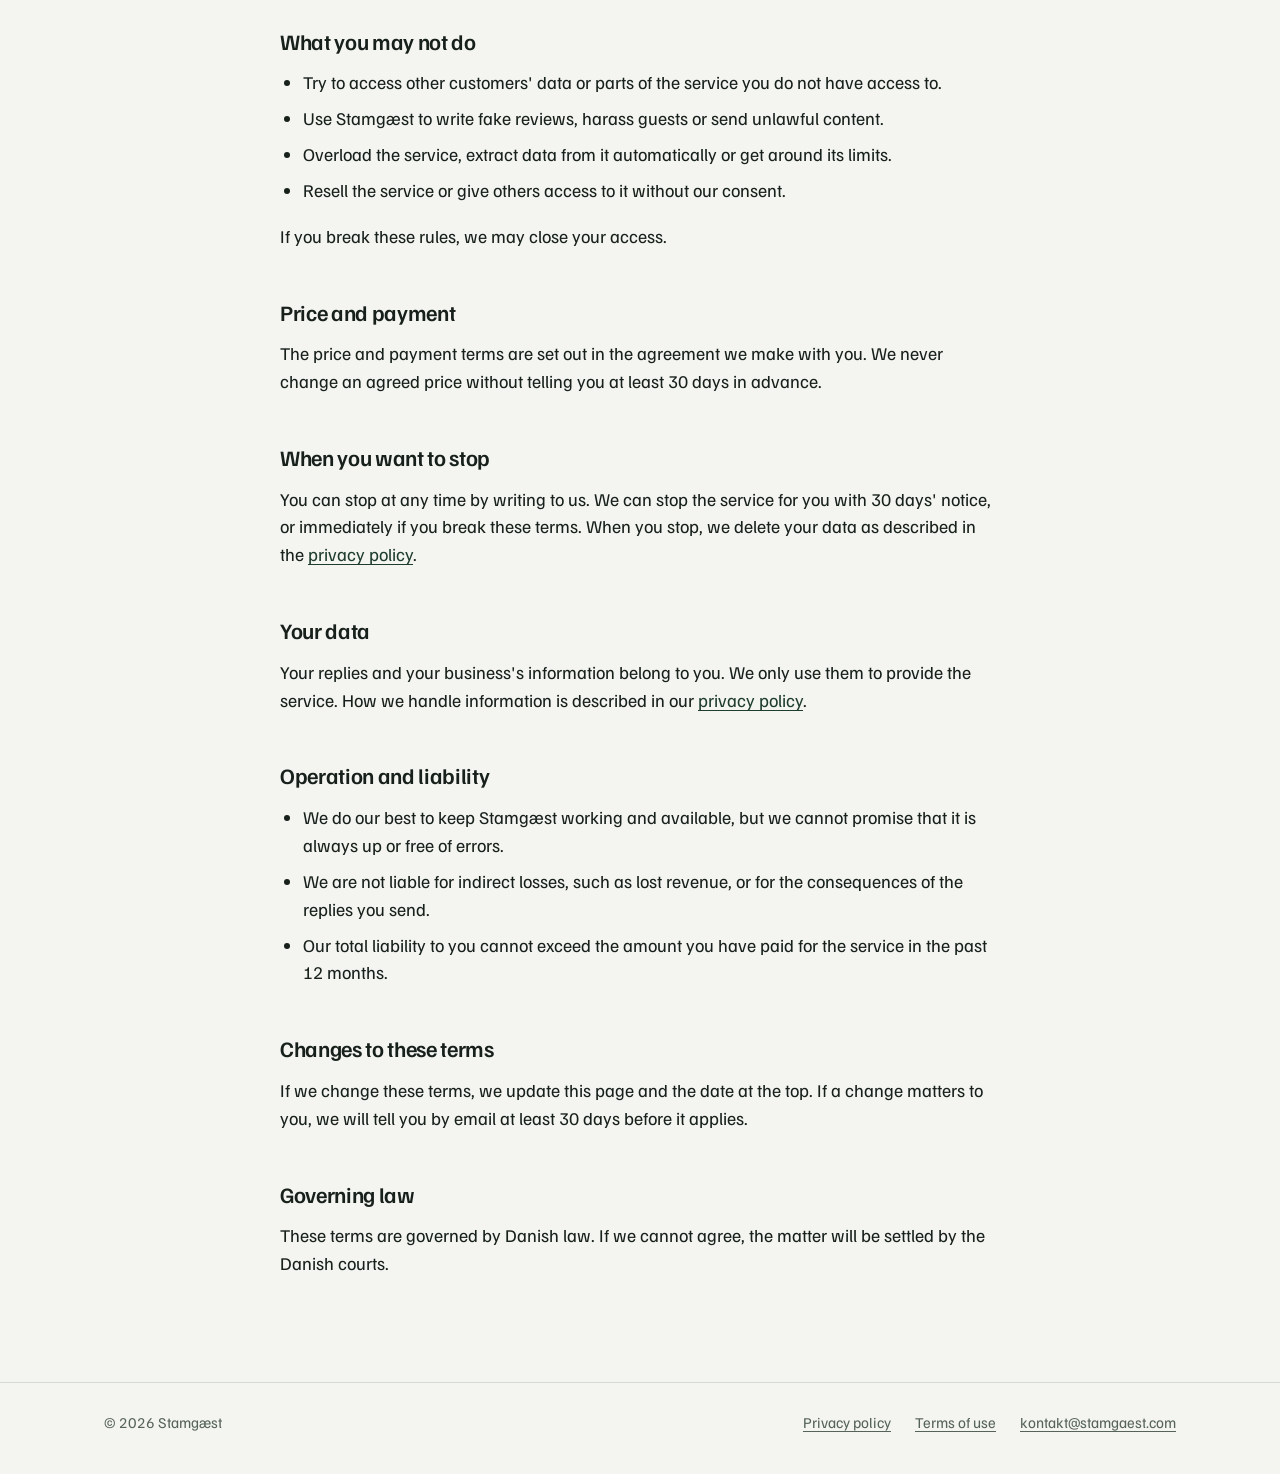
<file: stamgaest-website/en/terms.html>
<!DOCTYPE html>
<html lang="en">
<head>
<meta charset="UTF-8">
<meta name="viewport" content="width=device-width, initial-scale=1">
<title>Terms of use – Stamgæst</title>
<meta name="description" content="The terms for using Stamgæst, including your responsibility for the replies you send and our use of Google and AI.">
<link rel="alternate" hreflang="da" href="https://stamgaest.com/vilkaar">
<link rel="alternate" hreflang="en" href="https://stamgaest.com/en/terms">
<link rel="icon" href="../favicon.svg" type="image/svg+xml">
<link rel="stylesheet" href="../style.css">
</head>
<body>

<header class="top">
  <div class="wrap">
    <a class="brand" href="./">Stamgæst</a>
    <nav aria-label="Main menu">
      <a class="skjul-mobil" href="./#how-it-works">How it works</a>
      <a href="privacy">Privacy</a>
      <a class="skjul-mobil" href="terms" aria-current="page">Terms</a>
      <a href="mailto:kontakt@stamgaest.com">Contact</a>
      <a href="../vilkaar" hreflang="da" lang="da">Dansk</a>
    </nav>
  </div>
</header>

<main class="dokument">
  <div class="wrap">
    <h1>Terms of use</h1>
    <p class="opdateret">Last updated 19 October 2026</p>

    <p>
      Stamgæst (stamgaest.com) helps cafés and restaurants read and reply to their Google reviews.
      These terms apply when you use Stamgæst. By creating an account or using the service, you accept them.
    </p>

    <h2>Who we are</h2>
    <p>
      Stamgæst is run by <span>Sebastian Neerup Jensen & Magnus Bruun</span>, Denmark.
      You can always contact us at <a href="mailto:kontakt@stamgaest.com">kontakt@stamgaest.com</a>.
    </p>

    <h2>Who can use Stamgæst</h2>
    <p>
      Stamgæst is for businesses. You must use the service on behalf of a café, restaurant or similar business,
      and you must be allowed to reply to the business's reviews and manage its Google profile.
    </p>

    <h2>Your account</h2>
    <ul>
      <li>Keep your password safe, and only share it with people who may reply on behalf of the business.</li>
      <li>You are responsible for what happens through your account.</li>
      <li>If you think someone else has access, change your password right away and write to us.</li>
    </ul>

    <h2>What the service does</h2>
    <p>
      Stamgæst fetches your business's reviews from Google, writes draft replies with an AI model, and lets you
      edit and send them. We keep developing the service, so features may be changed, added or removed.
    </p>

    <h2>AI drafts and your responsibility for replies</h2>
    <ul>
      <li>The drafts are written by an AI model. They may contain mistakes, be inaccurate or strike the wrong tone.</li>
      <li><strong>You must read and approve every reply before it is sent.</strong> We never send a reply without your approval.</li>
      <li>The reply you send is your business's reply. You are responsible for its content, also when it is based on a draft from us.</li>
      <li>Do not include personal information about guests in your replies beyond what is already in the review.</li>
    </ul>

    <h2>Google</h2>
    <p>
      Stamgæst uses Google's services to fetch reviews and send replies. When you use Stamgæst, Google's own terms
      and policies for reviews and replies also apply. Stamgæst is not affiliated with or endorsed by Google.
      Google may change or limit its services, which can affect what Stamgæst can do.
    </p>

    <h2>What you may not do</h2>
    <ul>
      <li>Try to access other customers' data or parts of the service you do not have access to.</li>
      <li>Use Stamgæst to write fake reviews, harass guests or send unlawful content.</li>
      <li>Overload the service, extract data from it automatically or get around its limits.</li>
      <li>Resell the service or give others access to it without our consent.</li>
    </ul>
    <p>If you break these rules, we may close your access.</p>

    <h2>Price and payment</h2>
    <p>
      The price and payment terms are set out in the agreement we make with you.
      We never change an agreed price without telling you at least 30 days in advance.
    </p>

    <h2>When you want to stop</h2>
    <p>
      You can stop at any time by writing to us. We can stop the service for you with 30 days' notice,
      or immediately if you break these terms. When you stop, we delete your data as described in the
      <a href="privacy">privacy policy</a>.
    </p>

    <h2>Your data</h2>
    <p>
      Your replies and your business's information belong to you. We only use them to provide the service.
      How we handle information is described in our <a href="privacy">privacy policy</a>.
    </p>

    <h2>Operation and liability</h2>
    <ul>
      <li>We do our best to keep Stamgæst working and available, but we cannot promise that it is always up or free of errors.</li>
      <li>We are not liable for indirect losses, such as lost revenue, or for the consequences of the replies you send.</li>
      <li>Our total liability to you cannot exceed the amount you have paid for the service in the past 12 months.</li>
    </ul>

    <h2>Changes to these terms</h2>
    <p>
      If we change these terms, we update this page and the date at the top. If a change matters to you,
      we will tell you by email at least 30 days before it applies.
    </p>

    <h2>Governing law</h2>
    <p>
      These terms are governed by Danish law. If we cannot agree, the matter will be settled by the Danish courts.
    </p>
  </div>
</main>

<footer>
  <div class="wrap">
    <span>© 2026 Stamgæst</span>
    <nav aria-label="Footer">
      <a href="privacy">Privacy policy</a>
      <a href="terms">Terms of use</a>
      <a href="mailto:kontakt@stamgaest.com">kontakt@stamgaest.com</a>
    </nav>
  </div>
</footer>

</body>
</html>
</file>
<file: stamgaest-website/style.css>
/* Stamgæst — fælles stylesheet */

@font-face { font-family: "Familjen Grotesk"; font-weight: 400; font-display: swap; src: url("fonts/familjen-grotesk-latin-400-normal.woff2") format("woff2"); }
@font-face { font-family: "Familjen Grotesk"; font-weight: 500; font-display: swap; src: url("fonts/familjen-grotesk-latin-500-normal.woff2") format("woff2"); }
@font-face { font-family: "Familjen Grotesk"; font-weight: 600; font-display: swap; src: url("fonts/familjen-grotesk-latin-600-normal.woff2") format("woff2"); }
@font-face { font-family: "Familjen Grotesk"; font-weight: 700; font-display: swap; src: url("fonts/familjen-grotesk-latin-700-normal.woff2") format("woff2"); }

:root {
  --groen: #1f3d2e;        /* markise-grøn */
  --groen-lys: #e6eee8;    /* udkast-baggrund */
  --porcelaen: #f4f5f1;    /* sidebaggrund */
  --hvid: #ffffff;
  --blaek: #18201b;        /* brødtekst */
  --graa: #56635a;         /* sekundær tekst */
  --linje: #d3dad3;
  --mynte: #cfe0d4;        /* tekst på grøn */
  --messing: #b8892b;      /* stjerner, fokus */

  --font: "Familjen Grotesk", "Helvetica Neue", Arial, sans-serif;
  --maks: 1120px;
}

*, *::before, *::after { box-sizing: border-box; }

html { -webkit-text-size-adjust: 100%; }

body {
  margin: 0;
  font-family: var(--font);
  font-size: 1.125rem;
  line-height: 1.55;
  color: var(--blaek);
  background: var(--porcelaen);
}

img, svg { display: block; max-width: 100%; }

a { color: inherit; }

:focus-visible {
  outline: 3px solid var(--messing);
  outline-offset: 3px;
  border-radius: 4px;
}

h1, h2, h3 { margin: 0; font-weight: 600; letter-spacing: -0.015em; }
p { margin: 0; }

.wrap {
  width: 100%;
  max-width: var(--maks);
  margin: 0 auto;
  padding: 0 24px;
}

/* ---------- Topbjælke ---------- */

.top {
  background: var(--groen);
  color: var(--hvid);
}

.top .wrap {
  display: flex;
  align-items: center;
  justify-content: space-between;
  gap: 24px;
  padding-top: 22px;
  padding-bottom: 22px;
}

.brand {
  font-size: 1.375rem;
  font-weight: 700;
  letter-spacing: -0.02em;
  text-decoration: none;
}

.top nav { display: flex; gap: 28px; font-size: 1rem; }
.top nav a { text-decoration: none; color: var(--mynte); }
.top nav a:hover { color: var(--hvid); text-decoration: underline; text-underline-offset: 4px; }

/* ---------- Hero ---------- */

.hero {
  background: var(--groen);
  color: var(--hvid);
  padding: 56px 0 112px;
}

.hero .wrap {
  display: grid;
  grid-template-columns: minmax(0, 1.05fr) minmax(0, 1fr);
  gap: 72px;
  align-items: center;
}

.hero h1 {
  font-size: clamp(2.25rem, 4.4vw, 3.5rem);
  line-height: 1.07;
  letter-spacing: -0.025em;
  max-width: 14em;
}

.hero .lead {
  margin-top: 24px;
  max-width: 32em;
  color: var(--mynte);
  font-size: 1.1875rem;
}

.handling {
  display: flex;
  flex-wrap: wrap;
  align-items: center;
  gap: 16px 28px;
  margin-top: 36px;
}

.knap {
  display: inline-block;
  padding: 14px 22px;
  border-radius: 8px;
  font-weight: 600;
  font-size: 1.0625rem;
  text-decoration: none;
  background: var(--porcelaen);
  color: var(--groen);
}
.knap:hover { background: var(--hvid); }

.hero .sekundaer { color: var(--mynte); font-size: 1.0625rem; text-underline-offset: 4px; }
.hero .sekundaer:hover { color: var(--hvid); }

/* Anmeldelse + udkast */

.demo { position: relative; }

.anmeldelse,
.udkast {
  background: var(--hvid);
  color: var(--blaek);
  border-radius: 14px;
  box-shadow: 0 28px 50px -28px rgba(6, 26, 16, 0.6);
}

.anmeldelse { padding: 24px 26px 26px; margin-right: 40px; }

.anmelder { display: flex; align-items: center; gap: 12px; }

.avatar {
  width: 40px; height: 40px;
  border-radius: 50%;
  display: grid; place-items: center;
  background: #d8c6a3;
  color: #4a3a1c;
  font-weight: 600;
}

.navn { font-weight: 600; font-size: 1rem; line-height: 1.3; }
.meta { color: var(--graa); font-size: 0.875rem; line-height: 1.3; }

.stjerner { margin-top: 14px; color: var(--messing); letter-spacing: 2px; font-size: 1.125rem; line-height: 1; }
.stjerner .tom { color: var(--linje); }

.anmeldelse blockquote { margin: 10px 0 0; font-size: 1.0625rem; }

.udkast {
  position: relative;
  margin: -14px 0 0 40px;
  padding: 22px 26px 22px;
  background: var(--groen-lys);
  border: 1px solid #c7d6cb;
}

.udkast-titel { font-size: 0.9375rem; font-weight: 600; color: var(--groen); }

.udkast p.svar { margin-top: 8px; font-size: 1.0625rem; }

.udkast-knapper { display: flex; justify-content: flex-end; gap: 10px; margin-top: 18px; }

.lille-knap {
  font: inherit;
  font-size: 0.9375rem;
  font-weight: 600;
  padding: 9px 16px;
  border-radius: 7px;
  border: 1px solid var(--groen);
  background: transparent;
  color: var(--groen);
}
.lille-knap.fyldt { background: var(--groen); color: var(--hvid); }

/* ---------- Sektioner ---------- */

.sektion { padding: 104px 0 0; }

.sektion h2 {
  font-size: clamp(1.75rem, 3vw, 2.375rem);
  line-height: 1.15;
  max-width: 20em;
}

.sektion .intro { margin-top: 16px; max-width: 36em; color: var(--graa); }

/* Trin */

.trin {
  list-style: none;
  margin: 48px 0 0;
  padding: 0;
  display: grid;
  grid-template-columns: repeat(3, minmax(0, 1fr));
  gap: 40px;
  counter-reset: trin;
}

.trin li {
  counter-increment: trin;
  border-top: 2px solid var(--groen);
  padding-top: 20px;
}

.trin li::before {
  content: counter(trin);
  display: block;
  font-size: 2.75rem;
  font-weight: 600;
  line-height: 1;
  color: var(--groen);
  margin-bottom: 18px;
}

.trin h3 { font-size: 1.3125rem; }
.trin p { margin-top: 8px; color: var(--graa); max-width: 22em; }

/* Overblik */

.overblik {
  display: grid;
  grid-template-columns: minmax(0, 1fr) minmax(0, 1.1fr);
  gap: 72px;
  align-items: start;
}

.overblik .intro { margin-top: 16px; }

.panel {
  background: var(--hvid);
  border: 1px solid var(--linje);
  border-radius: 14px;
  padding: 26px 28px 28px;
}

.panel-hoved {
  display: flex;
  justify-content: space-between;
  align-items: baseline;
  gap: 16px;
  padding-bottom: 14px;
  border-bottom: 1px solid var(--linje);
}

.panel-hoved strong { font-size: 1.0625rem; }
.panel-hoved span { color: var(--graa); font-size: 0.875rem; }

.emner { list-style: none; margin: 0; padding: 0; }

.emner li {
  display: grid;
  grid-template-columns: minmax(0, 1fr) auto;
  gap: 4px 16px;
  padding: 16px 0;
  border-bottom: 1px solid var(--linje);
}
.emner li:last-child { border-bottom: 0; padding-bottom: 0; }

.emne { font-weight: 600; font-size: 1.0625rem; }
.antal { color: var(--graa); font-size: 0.9375rem; text-align: right; }

.bar {
  grid-column: 1 / -1;
  height: 8px;
  border-radius: 4px;
  background: var(--porcelaen);
  overflow: hidden;
}
.bar span { display: block; height: 100%; border-radius: 4px; }
.bar .plus { background: #3f7a59; }
.bar .minus { background: #b4553f; }
.bar .blandet { background: #b9a06a; }

.stemning { grid-column: 1 / -1; color: var(--graa); font-size: 0.9375rem; }

/* Detaljer */

.detaljer {
  margin: 48px 0 0;
  display: grid;
  grid-template-columns: repeat(2, minmax(0, 1fr));
  gap: 0 56px;
}

.detaljer div { border-top: 1px solid var(--linje); padding: 22px 0 26px; }
.detaljer dt { font-weight: 600; font-size: 1.1875rem; }
.detaljer dd { margin: 6px 0 0; color: var(--graa); max-width: 26em; }

/* Pilot */

.pilot { padding: 112px 0 120px; }

.pilot-boks {
  background: var(--groen);
  color: var(--hvid);
  border-radius: 18px;
  padding: 56px 56px 60px;
  display: grid;
  grid-template-columns: minmax(0, 1.4fr) auto;
  gap: 32px 56px;
  align-items: end;
}

.pilot-boks h2 { font-size: clamp(1.75rem, 3vw, 2.375rem); line-height: 1.15; }
.pilot-boks p { margin-top: 14px; color: var(--mynte); max-width: 30em; }
.pilot-boks .mail { display: block; margin-top: 12px; color: var(--mynte); font-size: 0.9375rem; text-align: center; }

/* ---------- Footer ---------- */

footer {
  border-top: 1px solid var(--linje);
  color: var(--graa);
  font-size: 0.9375rem;
}

footer .wrap {
  display: flex;
  flex-wrap: wrap;
  justify-content: space-between;
  gap: 12px 32px;
  padding-top: 28px;
  padding-bottom: 40px;
}

footer nav { display: flex; flex-wrap: wrap; gap: 8px 24px; }
footer a { text-underline-offset: 3px; }

/* ---------- Privatlivspolitik ---------- */

.dokument { padding: 72px 0 104px; }

.dokument .wrap { max-width: calc(40em + 48px); }

.dokument h1 { font-size: clamp(2rem, 4vw, 2.75rem); line-height: 1.1; letter-spacing: -0.025em; }

.opdateret { margin-top: 10px; color: var(--graa); font-size: 0.9375rem; }

.dokument h2 { margin-top: 48px; font-size: 1.375rem; line-height: 1.25; }

.dokument p, .dokument ul { margin-top: 14px; }
.dokument ul { padding-left: 1.25em; }
.dokument li + li { margin-top: 8px; }
.dokument a { color: var(--groen); text-underline-offset: 3px; }
.dokument code { font-size: 0.9em; background: var(--groen-lys); padding: 1px 6px; border-radius: 4px; }

.udfyld { background: #f6e6b8; padding: 0 4px; border-radius: 3px; }

/* ---------- Mobil ---------- */

@media (max-width: 900px) {
  .hero { padding: 32px 0 80px; }
  .hero .wrap { grid-template-columns: 1fr; gap: 56px; }
  .overblik { grid-template-columns: 1fr; gap: 40px; }
  .trin { grid-template-columns: 1fr; gap: 32px; }
  .pilot-boks { grid-template-columns: 1fr; padding: 40px 28px 44px; align-items: start; }
  .pilot-boks .mail { text-align: left; }
}

@media (max-width: 640px) {
  body { font-size: 1.0625rem; }
  .top nav a.skjul-mobil { display: none; }
  .top nav { gap: 20px; }
  .anmeldelse { margin-right: 16px; }
  .udkast { margin-left: 16px; }
  .detaljer { grid-template-columns: 1fr; }
  .sektion { padding-top: 80px; }
  .pilot { padding: 80px 0 88px; }
}
</file>
